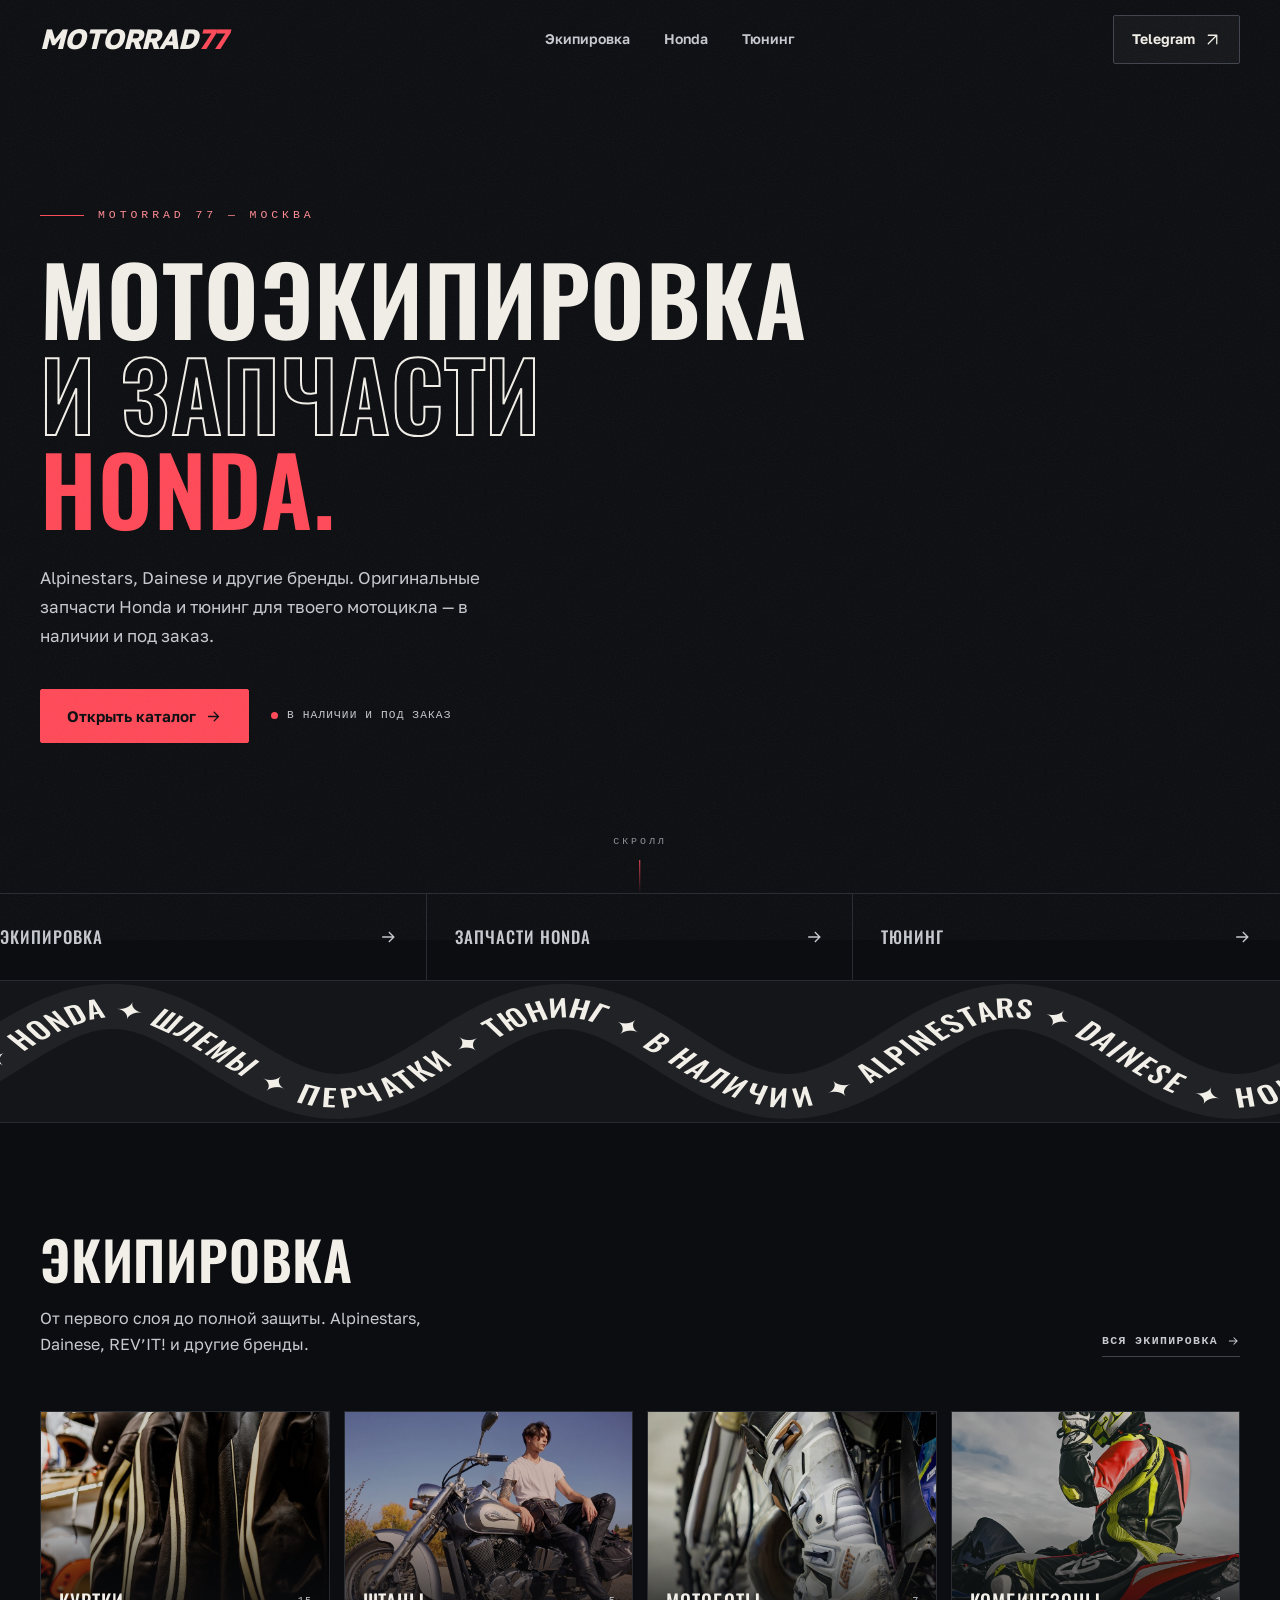
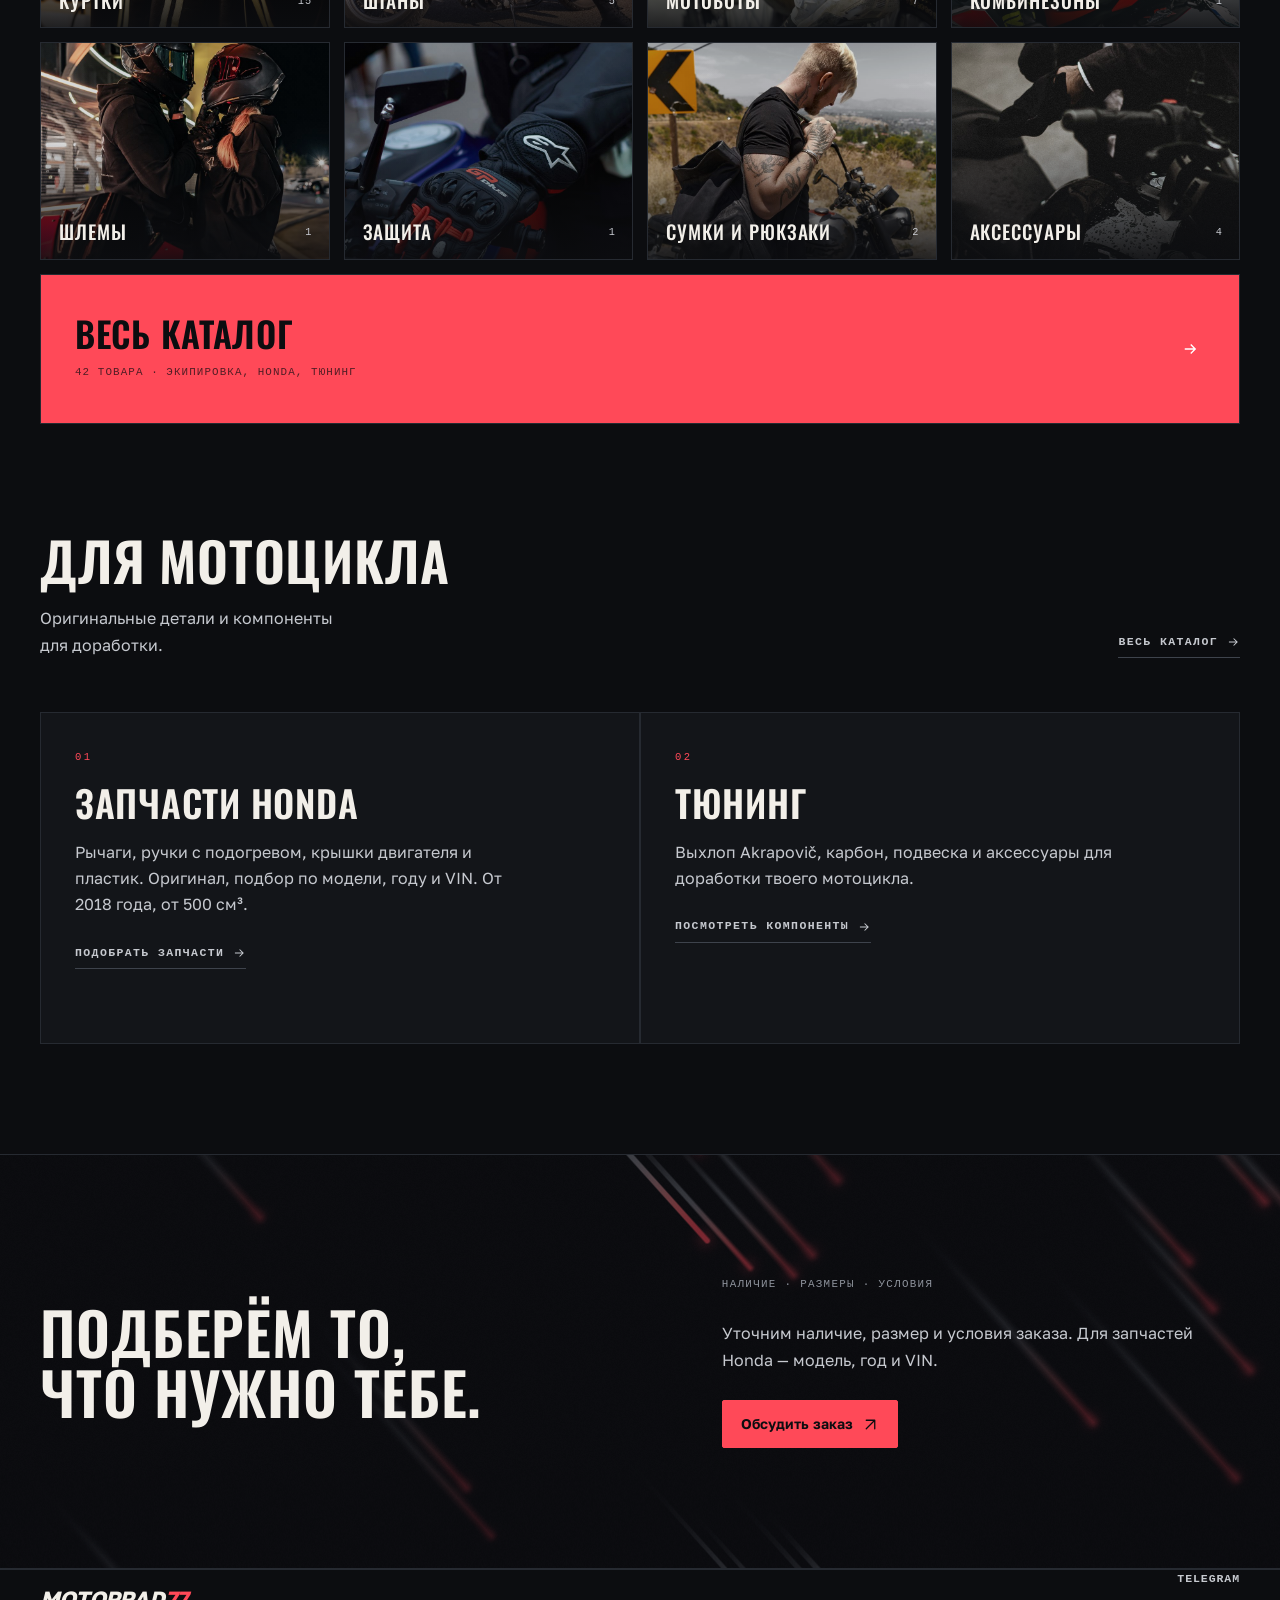
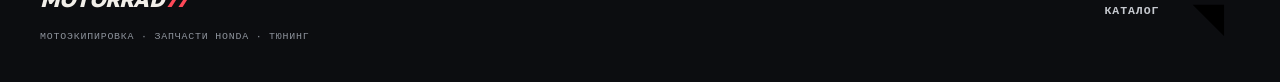
<file: index.html>
<!doctype html>
<html lang="ru" data-type="product"><head><meta charset="utf-8"><meta name="viewport" content="width=device-width, initial-scale=1, viewport-fit=cover"><meta name="theme-color" content="#0C0D10"><meta name="page-type" content="product"><meta name="site-kind" content="other"><link rel="icon" href="assets/favicon.svg" type="image/svg+xml"><link rel="preload" href="assets/golos-text.woff" as="font" type="font/woff" crossorigin>
<link rel="preload" href="assets/fonts/oswald-600-cyrillic.woff2" as="font" type="font/woff2" crossorigin><link rel="preload" href="assets/fonts/oswald-600-latin.woff2" as="font" type="font/woff2" crossorigin>
<title>MOTORRAD77 — мотоэкипировка, запчасти Honda и тюнинг</title><meta name="description" content="Alpinestars, Dainese и другие бренды. Оригинальные запчасти Honda и тюнинг. В наличии и под заказ — обсудите подбор с MOTORRAD77.">
<meta property="og:title" content="MOTORRAD77 — мотоэкипировка и запчасти"><meta property="og:description" content="Экипировка, оригинальные запчасти Honda и тюнинг. В наличии и под заказ."><meta property="og:type" content="website"><meta property="og:image" content="assets/equipment.webp"><meta name="twitter:card" content="summary_large_image">
<link rel="stylesheet" href="assets/css/shared.css?v=20"><link rel="stylesheet" href="assets/css/speed-fonts.css?v=20"><link rel="stylesheet" href="assets/css/speed.css?v=20"></head>
<body class="home"><a class="skip-link" href="#main">Перейти к содержимому</a>
<div class="progress" aria-hidden="true"><i></i></div>
<header class="topbar"><div class="wrap topbar-inner">
<a class="brand" translate="no" href="index.html" aria-label="MOTORRAD77 — главная">MOTORRAD<span class="brand-77">77</span></a>
<nav class="main-nav" aria-label="Главная навигация"><a href="catalog.html?section=equipment">Экипировка</a><a href="catalog.html?section=honda">Honda</a><a href="catalog.html?section=tuning">Тюнинг</a></nav>
<div class="header-actions"><a class="button button-secondary header-contact" href="https://t.me/motorrad_77" target="_blank" rel="noopener">Telegram <svg aria-hidden="true" viewBox="0 0 24 24"><path d="M6 18 18 6M6 6h12v12"/></svg></a><button class="icon-button button-secondary mobile-menu-button" type="button" aria-label="Открыть меню" aria-controls="mobileNav" aria-expanded="false" onclick="toggleMobileNav()"><svg aria-hidden="true" viewBox="0 0 24 24"><path d="M4 8h16M4 16h16"/></svg></button></div></div>
<nav class="mobile-nav" id="mobileNav" aria-label="Мобильная навигация"><a href="index.html">Главная</a><a href="catalog.html?section=equipment">Экипировка <svg aria-hidden="true" viewBox="0 0 24 24"><path d="M5 12h14m-6-6 6 6-6 6"/></svg></a><a href="catalog.html?section=honda">Запчасти Honda <svg aria-hidden="true" viewBox="0 0 24 24"><path d="M5 12h14m-6-6 6 6-6 6"/></svg></a><a href="catalog.html?section=tuning">Тюнинг <svg aria-hidden="true" viewBox="0 0 24 24"><path d="M5 12h14m-6-6 6 6-6 6"/></svg></a><a href="https://t.me/motorrad_77" target="_blank" rel="noopener">Связаться в Telegram <svg aria-hidden="true" viewBox="0 0 24 24"><path d="M6 18 18 6M6 6h12v12"/></svg></a></nav></header>
<main id="main">
<section class="hero">
<div class="hero-media" aria-hidden="true"><video src="assets/video/hero-moto.mp4" autoplay muted loop playsinline preload="metadata"></video><div class="hero-veil"></div></div>
<div class="wrap hero-in">
<p class="eyebrow rv">Motorrad 77 — Москва</p>
<h1 class="kinetic"><span class="h-line"><span>Мотоэкипировка</span></span><span class="h-line"><span class="h-outline">и запчасти</span></span><span class="h-line"><span class="h-red">Honda.</span></span></h1>
<p class="lead rv">Alpinestars, Dainese и другие бренды. Оригинальные запчасти Honda и тюнинг для твоего мотоцикла — в наличии и под заказ.</p>
<div class="cta-row rv"><a class="button button-primary magnet" href="#categories">Открыть каталог <svg aria-hidden="true" viewBox="0 0 24 24"><path d="M5 12h14m-6-6 6 6-6 6"/></svg></a><span class="stock"><i aria-hidden="true"></i>В наличии и под заказ</span></div>
</div>
<a class="scroll-hint" href="#categories" aria-label="Листайте к каталогу">Скролл</a>
<nav class="hero-links" aria-label="Разделы каталога"><a href="catalog.html?section=equipment"><span>Экипировка</span><svg aria-hidden="true" viewBox="0 0 24 24"><path d="M5 12h14m-6-6 6 6-6 6"/></svg></a><a href="catalog.html?section=honda"><span>Запчасти Honda</span><svg aria-hidden="true" viewBox="0 0 24 24"><path d="M5 12h14m-6-6 6 6-6 6"/></svg></a><a href="catalog.html?section=tuning"><span>Тюнинг</span><svg aria-hidden="true" viewBox="0 0 24 24"><path d="M5 12h14m-6-6 6 6-6 6"/></svg></a></nav>
</section>
<div class="ticker" aria-hidden="true"><div class="ticker-loop" data-unit="Alpinestars ✦ Dainese ✦ Honda ✦ Шлемы ✦ Перчатки ✦ Тюнинг ✦ В наличии ✦ "></div></div>
<section class="cats" id="categories"><div class="wrap">
<header class="sec-head rv"><div><h2>Экипировка</h2><p>От первого слоя до полной защиты. Alpinestars, Dainese, REV’IT! и другие бренды.</p></div><a class="text-link" href="catalog.html?section=equipment">Вся экипировка <svg aria-hidden="true" viewBox="0 0 24 24" style="width:14px;height:14px;stroke:currentColor;fill:none;stroke-width:1.8"><path d="M5 12h14m-6-6 6 6-6 6"/></svg></a></header>
<nav class="cat-grid" data-rv-group aria-label="Категории экипировки">
<a class="cat-card rv" href="catalog.html?section=equipment&amp;type=jackets"><img class="cat-img" src="assets/img/cat/jackets.jpg" alt="" loading="lazy"><span class="cat-label">Куртки</span><span class="cat-count">15</span><svg class="cat-arrow" aria-hidden="true" viewBox="0 0 24 24"><path d="M5 12h14m-6-6 6 6-6 6"/></svg></a>
<a class="cat-card rv" href="catalog.html?section=equipment&amp;type=pants"><img class="cat-img" src="assets/img/cat/pants.jpg" alt="" loading="lazy"><span class="cat-label">Штаны</span><span class="cat-count">5</span><svg class="cat-arrow" aria-hidden="true" viewBox="0 0 24 24"><path d="M5 12h14m-6-6 6 6-6 6"/></svg></a>
<a class="cat-card rv" href="catalog.html?section=equipment&amp;type=boots"><img class="cat-img" src="assets/img/cat/boots.jpg" alt="" loading="lazy"><span class="cat-label">Мотоботы</span><span class="cat-count">7</span><svg class="cat-arrow" aria-hidden="true" viewBox="0 0 24 24"><path d="M5 12h14m-6-6 6 6-6 6"/></svg></a>
<a class="cat-card rv" href="catalog.html?section=equipment&amp;type=suits"><img class="cat-img" src="assets/img/cat/suits.jpg" alt="" loading="lazy"><span class="cat-label">Комбинезоны</span><span class="cat-count">1</span><svg class="cat-arrow" aria-hidden="true" viewBox="0 0 24 24"><path d="M5 12h14m-6-6 6 6-6 6"/></svg></a>
<a class="cat-card rv" href="catalog.html?section=equipment&amp;type=helmets"><img class="cat-img" src="assets/img/cat/helmets.jpg" alt="" loading="lazy"><span class="cat-label">Шлемы</span><span class="cat-count">1</span><svg class="cat-arrow" aria-hidden="true" viewBox="0 0 24 24"><path d="M5 12h14m-6-6 6 6-6 6"/></svg></a>
<a class="cat-card rv" href="catalog.html?section=equipment&amp;type=protection"><img class="cat-img" src="assets/img/cat/protection.jpg" alt="" loading="lazy"><span class="cat-label">Защита</span><span class="cat-count">1</span><svg class="cat-arrow" aria-hidden="true" viewBox="0 0 24 24"><path d="M5 12h14m-6-6 6 6-6 6"/></svg></a>
<a class="cat-card rv" href="catalog.html?section=equipment&amp;type=bags"><img class="cat-img" src="assets/img/cat/bags.jpg" alt="" loading="lazy"><span class="cat-label">Сумки и рюкзаки</span><span class="cat-count">2</span><svg class="cat-arrow" aria-hidden="true" viewBox="0 0 24 24"><path d="M5 12h14m-6-6 6 6-6 6"/></svg></a>
<a class="cat-card rv" href="catalog.html?section=equipment&amp;type=accessories"><img class="cat-img" src="assets/img/cat/accessories.jpg" alt="" loading="lazy"><span class="cat-label">Аксессуары</span><span class="cat-count">4</span><svg class="cat-arrow" aria-hidden="true" viewBox="0 0 24 24"><path d="M5 12h14m-6-6 6 6-6 6"/></svg></a>
<a class="cat-card cat-all rv" href="catalog.html?section=equipment"><span class="cat-all-title">Весь каталог</span><span class="cat-all-sub">42 товара · экипировка, Honda, тюнинг</span><svg class="cat-arrow" aria-hidden="true" viewBox="0 0 24 24"><path d="M5 12h14m-6-6 6 6-6 6"/></svg></a>
</nav>
</div></section>
<section class="show" id="parts"><div class="wrap">
<header class="sec-head rv"><div><h2>Для мотоцикла</h2><p>Оригинальные детали и компоненты для доработки.</p></div><a class="text-link" href="catalog.html">Весь каталог <svg aria-hidden="true" viewBox="0 0 24 24" style="width:14px;height:14px;stroke:currentColor;fill:none;stroke-width:1.8"><path d="M5 12h14m-6-6 6 6-6 6"/></svg></a></header>
<div class="show-grid">
<a class="show-panel rv" href="catalog.html?section=honda"><div class="show-copy"><span class="show-index">01</span><h3>Запчасти Honda</h3><p>Рычаги, ручки с подогревом, крышки двигателя и пластик. Оригинал, подбор по модели, году и VIN. От 2018 года, от 500 см³.</p><span class="text-link">Подобрать запчасти <svg aria-hidden="true" viewBox="0 0 24 24" style="width:14px;height:14px;stroke:currentColor;fill:none;stroke-width:1.8"><path d="M5 12h14m-6-6 6 6-6 6"/></svg></span></div></a>
<a class="show-panel rv" href="catalog.html?section=tuning"><div class="show-copy"><span class="show-index">02</span><h3>Тюнинг</h3><p>Выхлоп Akrapovič, карбон, подвеска и аксессуары для доработки твоего мотоцикла.</p><span class="text-link">Посмотреть компоненты <svg aria-hidden="true" viewBox="0 0 24 24" style="width:14px;height:14px;stroke:currentColor;fill:none;stroke-width:1.8"><path d="M5 12h14m-6-6 6 6-6 6"/></svg></span></div></a>
</div>
</div></section>
<section class="cta">
<canvas class="cta-fx" data-comet='{"speed":0.4,"density":30,"streakWidth":1,"streakLength":1.6,"angle":48,"coverage":0.28,"fade":0.85,"glow":1,"depth":0.8,"blur":1.6,"focus":0.4,"tiltAngle":70,"grain":0.24,"head":"#ff4958","body":"#8e939c","tail":"#17181b","background":"#0c0d10","backgroundOpacity":1,"seed":21}' aria-hidden="true"></canvas>
<div class="wrap">
<h2 class="rv" data-moment="word-highlight">Подберём то,<br>что нужно тебе.</h2>
<div class="cta-side rv"><p class="mono-note">Наличие · Размеры · Условия</p><p>Уточним наличие, размер и условия заказа. Для запчастей Honda — модель, год и VIN.</p><a class="button button-primary magnet" href="https://t.me/motorrad_77" target="_blank" rel="noopener">Обсудить заказ <svg aria-hidden="true" viewBox="0 0 24 24"><path d="M6 18 18 6M6 6h12v12"/></svg></a></div>
</div>
</section>
</main>
<footer class="footer" id="contact"><div class="wrap footer-inner">
<div><a class="brand" translate="no" href="index.html">MOTORRAD<span class="brand-77">77</span></a><div class="footer-copy">Мотоэкипировка · Запчасти Honda · Тюнинг</div></div>
<div class="footer-links"><a href="catalog.html">Каталог</a><a href="https://t.me/motorrad_77" target="_blank" rel="noopener">Telegram <svg aria-hidden="true" viewBox="0 0 24 24"><path d="M6 18 18 6M6 6h12v12"/></svg></a></div>
</div></footer>
<script src="assets/js/navigation.js?v=20" defer></script>
<script src="assets/js/motion.js?v=20" defer></script>
<script type="module" src="assets/moments/moments.js"></script>
<script type="module" src="assets/js/shader-comets.js"></script>
<script type="module" src="assets/js/ticker-loop.js"></script></body></html>
</file>
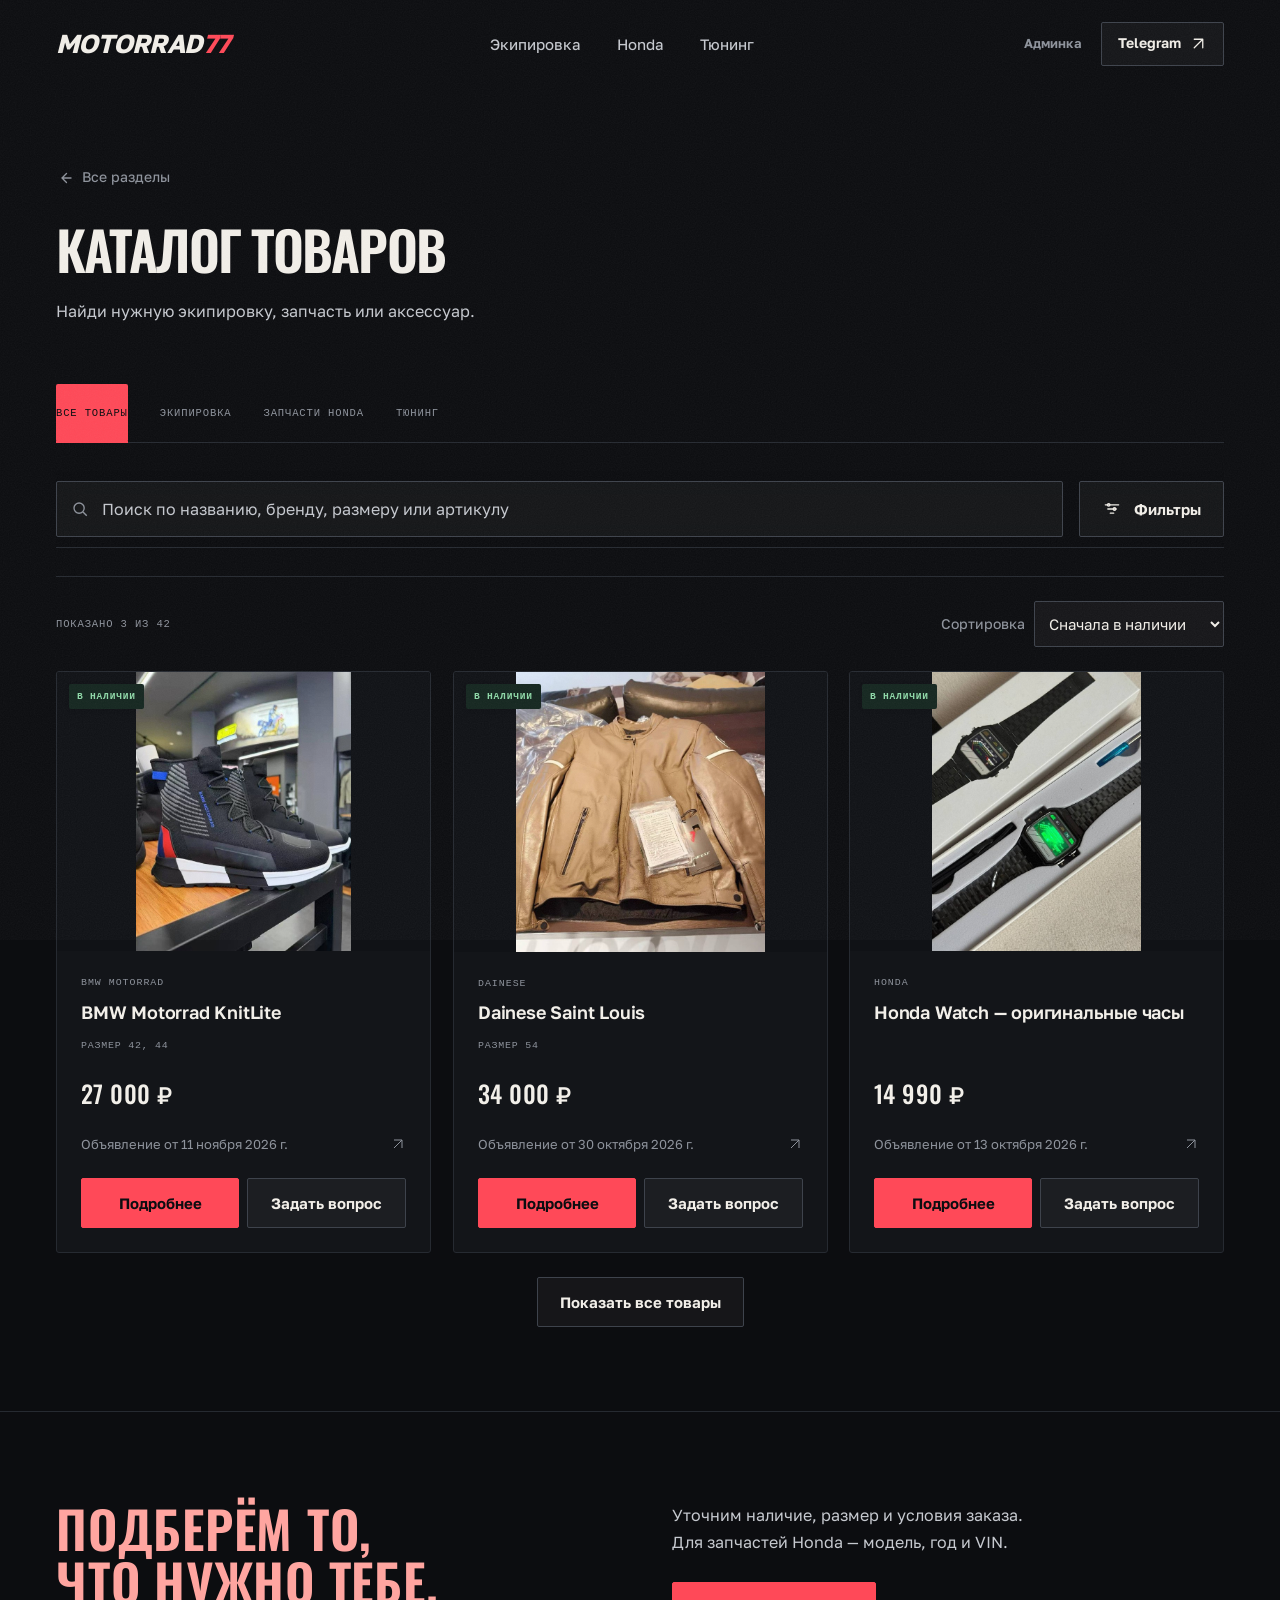
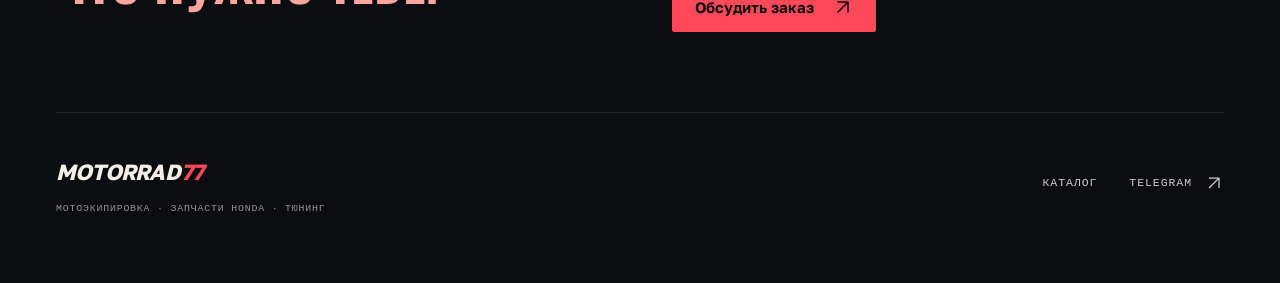
<file: catalog.html>
<!doctype html>
<html lang="ru" data-type="product">
<head>
<meta charset="utf-8">
<meta name="viewport" content="width=device-width, initial-scale=1, viewport-fit=cover">
<meta name="theme-color" content="#0C0D10"><meta name="page-type" content="product"><meta name="site-kind" content="other"><link rel="icon" href="assets/favicon.svg" type="image/svg+xml"><meta property="og:title" content="Каталог — MOTORRAD77"><meta property="og:description" content="Мотоэкипировка, оригинальные запчасти Honda и тюнинг."><meta property="og:type" content="website"><meta property="og:image" content="assets/equipment.webp"><meta name="twitter:card" content="summary_large_image">
<meta name="description" content="MOTORRAD77 — мотоэкипировка Alpinestars, Dainese, оригинальные запчасти Honda и тюнинг.">
<title>Каталог — MOTORRAD77</title>
<link rel="preload" href="assets/golos-text.woff" as="font" type="font/woff" crossorigin>
<link rel="preload" href="assets/fonts/oswald-600-cyrillic.woff2" as="font" type="font/woff2" crossorigin><link rel="preload" href="assets/fonts/oswald-600-latin.woff2" as="font" type="font/woff2" crossorigin>
<link rel="stylesheet" href="assets/css/shared.css?v=20">
<link rel="stylesheet" href="assets/css/catalog.css?v=20">
<script>
// Resolve the initial route before painting, then let the catalog own updates.
var catalogInitialView = (() => {
  const params = new URLSearchParams(location.search);
  const sections = {equipment:"Экипировка",honda:"Запчасти Honda",tuning:"Тюнинг"};
  const types = {jackets:"Куртки",pants:"Штаны",suits:"Комбинезоны",boots:"Мотоботы",gloves:"Перчатки",helmets:"Шлемы",protection:"Защита спины и груди",base:"Термобельё и базовые слои",rain:"Дождевики",bags:"Сумки и рюкзаки",accessories:"Аксессуары"};
  const section = Object.hasOwn(sections,params.get("section")) ? params.get("section") : "all";
  const type = section === "equipment" && Object.hasOwn(types,params.get("type")) ? params.get("type") : "all";
  document.documentElement.dataset.catalogSection = section;
  const subtitles = {equipment:"Подбери тип экипировки, бренд, пол и размер.",honda:"Рычаги, ручки с подогревом, крышки двигателя и пластик. Подбор по модели, году и VIN.",tuning:"Компоненты и аксессуары для доработки мотоцикла."};
  return {type,title:type !== "all" ? types[type] : sections[section] || "Каталог товаров",subtitle:subtitles[section] || "Выберите категорию на главной странице или найдите товар."};
})();
</script>
<link rel="stylesheet" href="assets/css/redesign.css?v=20"><link rel="stylesheet" href="assets/css/speed-fonts.css?v=20"><link rel="stylesheet" href="assets/css/speed.css?v=20"></head>
<body class="catalog-page">
<a class="skip-link" href="#main">Перейти к содержимому</a>
<div class="progress" aria-hidden="true"><i></i></div>

<header class="topbar"><div class="wrap topbar-inner">
<a class="brand" translate="no" href="index.html" aria-label="MOTORRAD77 — главная">MOTORRAD<span class="brand-77">77</span></a>
<nav class="main-nav" aria-label="Главная навигация"><a href="catalog.html?section=equipment">Экипировка</a><a href="catalog.html?section=honda">Honda</a><a href="catalog.html?section=tuning">Тюнинг</a></nav>
<div class="header-actions"><button class="button header-admin" type="button" onclick="openAdmin()">Админка</button><a class="button button-secondary header-contact" href="https://t.me/motorrad_77" target="_blank" rel="noopener">Telegram <svg aria-hidden="true" viewBox="0 0 24 24"><path d="M6 18 18 6M6 6h12v12"/></svg></a><button class="icon-button button-secondary mobile-menu-button" type="button" aria-label="Открыть меню" aria-controls="mobileNav" aria-expanded="false" onclick="toggleMobileNav()"><svg aria-hidden="true" viewBox="0 0 24 24"><path d="M4 8h16M4 16h16"/></svg></button></div></div>
<nav class="mobile-nav" id="mobileNav" aria-label="Мобильная навигация"><a href="index.html">Главная</a><a href="catalog.html?section=equipment">Экипировка <svg aria-hidden="true" viewBox="0 0 24 24"><path d="M5 12h14m-6-6 6 6-6 6"/></svg></a><a href="catalog.html?section=honda">Запчасти Honda <svg aria-hidden="true" viewBox="0 0 24 24"><path d="M5 12h14m-6-6 6 6-6 6"/></svg></a><a href="catalog.html?section=tuning">Тюнинг <svg aria-hidden="true" viewBox="0 0 24 24"><path d="M5 12h14m-6-6 6 6-6 6"/></svg></a><a href="https://t.me/motorrad_77" target="_blank" rel="noopener">Связаться в Telegram <svg aria-hidden="true" viewBox="0 0 24 24"><path d="M6 18 18 6M6 6h12v12"/></svg></a><button type="button" onclick="toggleMobileNav(false);openAdmin()">Управление каталогом</button></nav></header>

<main id="main">
  <section class="section wrap catalog-section" id="catalog">
    <div class="catalog-top">
      <div class="section-heading">
        <div><a class="back-link" href="index.html#categories"><svg aria-hidden="true" viewBox="0 0 24 24"><path d="m14 6-6 6 6 6M8 12h12"/></svg>Все разделы</a><h1 class="section-title" id="catalogTitle">Каталог</h1><p class="section-note" id="catalogSubtitle">Выберите категорию на главной странице или найдите товар.</p></div>
      </div>
    </div>

    <script>
    document.getElementById("catalogTitle").textContent = catalogInitialView.title;
    document.getElementById("catalogSubtitle").textContent = catalogInitialView.subtitle;
    </script>
    <div class="demo-note" id="demoNote" hidden>
      <svg aria-hidden="true" focusable="false" viewBox="0 0 24 24"><circle cx="12" cy="12" r="9"/><path d="M12 11v5m0-8h.01"/></svg>
      <span>Ищите товары по названию, бренду, размеру или артикулу.</span>
    </div>

    <nav class="catalog-sections" aria-label="Разделы каталога">
      <a href="catalog.html" data-section="all">Все товары</a>
      <a href="catalog.html?section=equipment" data-section="equipment">Экипировка</a>
      <a href="catalog.html?section=honda" data-section="honda">Запчасти Honda</a>
      <a href="catalog.html?section=tuning" data-section="tuning">Тюнинг</a>
    </nav>
    <div class="catalog-toolbar">
      <div class="search-row">
        <svg aria-hidden="true" focusable="false" viewBox="0 0 24 24"><circle cx="10.8" cy="10.8" r="6.8"/><path d="m16 16 5 5"/></svg>
        <input id="searchInput" class="search-input" type="search" placeholder="Поиск по названию, бренду, размеру или артикулу" aria-label="Поиск по каталогу" oninput="renderCatalog()" name="searchInput" autocomplete="off">
      </div>
      <button class="button button-secondary filter-toggle" id="filterToggle" type="button" aria-expanded="false" aria-controls="filterPanel" onclick="toggleFilters()">
        <svg aria-hidden="true" focusable="false" viewBox="0 0 24 24"><path d="M4 7h16M7 12h10m-7 5h4"/><circle cx="8" cy="7" r="1.5"/><circle cx="15" cy="12" r="1.5"/></svg>
        Фильтры
      </button>
    </div>
    <div class="active-filters" id="activeFilters" aria-live="polite"></div>
    <div class="filter-panel" id="filterPanel" hidden>
      <div class="filter-grid">
        <div class="filter-field"><label for="categoryFilter">Раздел</label><select class="filter-select" id="categoryFilter" onchange="onCategoryFilterChange()" name="categoryFilter" autocomplete="off"><option value="all">Все разделы</option><option value="equipment">Экипировка</option><option value="honda">Запчасти Honda</option><option value="tuning">Тюнинг</option></select></div>
        <div class="filter-field" id="subcategoryField"><label for="subcategoryFilter">Категория экипировки</label><select class="filter-select" id="subcategoryFilter" onchange="renderCatalog()" name="subcategoryFilter" autocomplete="off"><option value="all">Вся экипировка</option><option value="jackets">Куртки</option><option value="pants">Штаны</option><option value="suits">Комбинезоны</option><option value="boots">Мотоботы</option><option value="gloves">Перчатки</option><option value="helmets">Шлемы</option><option value="protection">Защита спины и груди</option><option value="base">Термобельё и базовые слои</option><option value="rain">Дождевики</option><option value="bags">Сумки и рюкзаки</option><option value="accessories">Аксессуары</option></select></div>
        <div class="filter-field"><label for="brandFilter">Бренд</label><select class="filter-select" id="brandFilter" onchange="renderCatalog()" name="brandFilter" autocomplete="off"><option value="all">Все бренды</option></select></div>
        <div class="filter-field" id="genderField"><label for="genderFilter">Пол</label><select class="filter-select" id="genderFilter" onchange="renderCatalog()" name="genderFilter" autocomplete="off"><option value="all">Любой</option><option value="male">Мужское</option><option value="female">Женское</option><option value="unisex">Унисекс</option></select></div>
        <div class="filter-field" id="sizeField"><label for="sizeFilter">Размер</label><select class="filter-select" id="sizeFilter" onchange="renderCatalog()" name="sizeFilter" autocomplete="off"><option value="all">Любой размер</option></select></div>
        <div class="filter-field"><label for="statusFilter">Наличие</label><select class="filter-select" id="statusFilter" onchange="renderCatalog()" name="statusFilter" autocomplete="off"><option value="all">Любое</option><option value="В наличии">В наличии</option><option value="В пути">В пути</option><option value="Под заказ">Под заказ</option><option value="Продано">Продано</option><option value="Уточнить">Уточнить</option></select></div>
      </div>
      <div class="filter-bottom">
        <span class="filter-help">Для запчастей Honda отдельные категории пока не используются.</span>
        <button class="clear-filters" type="button" onclick="clearFilters()">Сбросить фильтры</button>
      </div>
    </div>

    <details open class="equipment-directory" id="equipmentDirectory" aria-labelledby="equipmentDirectoryTitle">
      <summary class="equipment-directory-summary"><h2 id="equipmentDirectoryTitle">Категории экипировки</h2><span id="equipmentCurrent" class="equipment-current">Вся экипировка</span><svg aria-hidden="true" viewBox="0 0 24 24"><path d="m6 9 6 6 6-6"/></svg></summary>
      <nav class="equipment-types" id="equipmentTypes" aria-label="Категории экипировки">
<a href="catalog.html?section=equipment" data-equipment-type="all" aria-current="page" onclick="if(typeof chooseEquipmentType==='function')chooseEquipmentType(event,'all')"><img class="et-img" src="assets/img/cat/jackets.jpg" alt="" loading="lazy"><span class="equipment-type-label">Вся экипировка</span></a>
<a href="catalog.html?section=equipment&amp;type=jackets" data-equipment-type="jackets" onclick="if(typeof chooseEquipmentType==='function')chooseEquipmentType(event,'jackets')"><img class="et-img" src="assets/img/cat/jackets.jpg" alt="" loading="lazy"><span class="equipment-type-label">Куртки</span></a>
<a href="catalog.html?section=equipment&amp;type=pants" data-equipment-type="pants" onclick="if(typeof chooseEquipmentType==='function')chooseEquipmentType(event,'pants')"><img class="et-img" src="assets/img/cat/pants.jpg" alt="" loading="lazy"><span class="equipment-type-label">Штаны</span></a>
<a href="catalog.html?section=equipment&amp;type=suits" data-equipment-type="suits" onclick="if(typeof chooseEquipmentType==='function')chooseEquipmentType(event,'suits')"><img class="et-img" src="assets/img/cat/suits.jpg" alt="" loading="lazy"><span class="equipment-type-label">Комбинезоны</span></a>
<a href="catalog.html?section=equipment&amp;type=boots" data-equipment-type="boots" onclick="if(typeof chooseEquipmentType==='function')chooseEquipmentType(event,'boots')"><img class="et-img" src="assets/img/cat/boots.jpg" alt="" loading="lazy"><span class="equipment-type-label">Мотоботы</span></a>
<a href="catalog.html?section=equipment&amp;type=gloves" data-equipment-type="gloves" onclick="if(typeof chooseEquipmentType==='function')chooseEquipmentType(event,'gloves')"><img class="et-img" src="assets/img/cat/gloves.jpg" alt="" loading="lazy"><span class="equipment-type-label">Перчатки</span></a>
<a href="catalog.html?section=equipment&amp;type=helmets" data-equipment-type="helmets" onclick="if(typeof chooseEquipmentType==='function')chooseEquipmentType(event,'helmets')"><img class="et-img" src="assets/img/cat/helmets.jpg" alt="" loading="lazy"><span class="equipment-type-label">Шлемы</span></a>
<a href="catalog.html?section=equipment&amp;type=protection" data-equipment-type="protection" onclick="if(typeof chooseEquipmentType==='function')chooseEquipmentType(event,'protection')"><img class="et-img" src="assets/img/cat/protection.jpg" alt="" loading="lazy"><span class="equipment-type-label">Защита</span></a>
<a href="catalog.html?section=equipment&amp;type=base" data-equipment-type="base" onclick="if(typeof chooseEquipmentType==='function')chooseEquipmentType(event,'base')"><img class="et-img" src="assets/img/cat/base.jpg" alt="" loading="lazy"><span class="equipment-type-label">Термобельё</span></a>
<a href="catalog.html?section=equipment&amp;type=rain" data-equipment-type="rain" onclick="if(typeof chooseEquipmentType==='function')chooseEquipmentType(event,'rain')"><img class="et-img" src="assets/img/cat/rain.jpg" alt="" loading="lazy"><span class="equipment-type-label">Дождевики</span></a>
<a href="catalog.html?section=equipment&amp;type=bags" data-equipment-type="bags" onclick="if(typeof chooseEquipmentType==='function')chooseEquipmentType(event,'bags')"><img class="et-img" src="assets/img/cat/bags.jpg" alt="" loading="lazy"><span class="equipment-type-label">Сумки и рюкзаки</span></a>
<a href="catalog.html?section=equipment&amp;type=accessories" data-equipment-type="accessories" onclick="if(typeof chooseEquipmentType==='function')chooseEquipmentType(event,'accessories')"><img class="et-img" src="assets/img/cat/accessories.jpg" alt="" loading="lazy"><span class="equipment-type-label">Аксессуары</span></a>
</nav>
    </details>
    <script>
    document.getElementById("equipmentDirectory").open = !matchMedia("(max-width:760px)").matches || catalogInitialView.type === "all";
    </script>

    <div class="sort-row">
      <p class="sort-summary" id="catalogStatus" role="status" aria-live="polite" tabindex="-1">Загрузка каталога…</p>
      <div class="sort-control"><label for="sortFilter">Сортировка</label><select aria-label="Сортировка товаров" id="sortFilter" onchange="renderCatalog()" name="sortFilter" autocomplete="off"><option value="available">Сначала в наличии</option><option value="newest">Сначала новые</option><option value="priceAsc">Сначала дешевле</option><option value="priceDesc">Сначала дороже</option><option value="name">По названию</option></select></div>
    </div>

    <h2 class="sr-only" id="resultsHeading">Товары</h2>
    <div class="product-grid" id="productGrid" role="region" aria-labelledby="resultsHeading" aria-busy="true"><div class="catalog-loading" aria-hidden="true">Загрузка каталога…</div></div>
    <div class="catalog-more" id="catalogMore" hidden>
      <button class="button button-secondary" id="catalogMoreButton" type="button" onclick="toggleCatalogPreview()">Показать все товары</button>
    </div>
  </section>
</main>

<footer class="footer" id="contact"><div class="wrap">
<div class="footer-contact"><h2 data-moment="word-highlight">Подберём то,<br>что нужно тебе.</h2><div><p>Уточним наличие, размер и условия заказа.<br>Для запчастей Honda — модель, год и VIN.</p><a class="button button-primary" href="https://t.me/motorrad_77" target="_blank" rel="noopener">Обсудить заказ <svg aria-hidden="true" viewBox="0 0 24 24"><path d="M6 18 18 6M6 6h12v12"/></svg></a></div></div>
<div class="footer-inner"><div><a class="brand" translate="no" href="index.html">MOTORRAD<span class="brand-77">77</span></a><div class="footer-copy">Мотоэкипировка · Запчасти Honda · Тюнинг</div></div><div class="footer-links"><a href="catalog.html">Каталог</a><a href="https://t.me/motorrad_77" target="_blank" rel="noopener">Telegram <svg aria-hidden="true" viewBox="0 0 24 24"><path d="M6 18 18 6M6 6h12v12"/></svg></a></div></div></div></footer>

<!-- Product details -->
<div class="overlay" id="productOverlay" role="dialog" aria-modal="true" aria-labelledby="detailTitle" onclick="overlayClose(event,'productOverlay')">
  <div class="dialog product-dialog">
    <div class="dialog-header"><div><h2>Информация о товаре</h2><p>Характеристики и условия уточняются перед заказом</p></div><button class="close-button" type="button" aria-label="Закрыть" onclick="closeProductDetail()"><svg aria-hidden="true" viewBox="0 0 24 24"><path d="m6 6 12 12M18 6 6 18"/></svg></button></div>
    <div id="productDetail"></div>
  </div>
</div>

<!-- Admin -->
<div class="overlay" id="adminOverlay" role="dialog" aria-modal="true" aria-labelledby="adminTitle" onclick="overlayClose(event,'adminOverlay')">
  <div class="dialog admin-dialog">
    <div class="dialog-header"><div><h2 id="adminTitle">Управление каталогом</h2><p>Добавление, редактирование и удаление товаров</p></div><button class="close-button" type="button" aria-label="Закрыть" onclick="closeAdmin()"><svg aria-hidden="true" viewBox="0 0 24 24"><path d="m6 6 12 12M18 6 6 18"/></svg></button></div>
    <div class="admin-layout">
      <div class="admin-form-panel">
        <div class="admin-notice">Демо-режим: изменения сохраняются только в этом браузере. Для публичного сайта потребуется сервер, база данных и авторизация администратора.</div>
        <details class="ai-helper">
          <summary>Помощник заполнения карточки · демо</summary><div class="ai-helper-body">
          <p id="aiTextHelp">Вставь текст объявления — помощник попробует определить бренд, категорию, размер и цену. Настоящий ИИ и поиск фотографий пока не подключены.</p>
          <label for="aiText">Текст объявления</label><textarea aria-describedby="aiTextHelp" class="admin-textarea" id="aiText" placeholder="Например: Новая куртка Alpinestars GP Force V2, размер 54, мужская, 34 000 руб." name="aiText" autocomplete="off"></textarea>
          <button class="button button-secondary" type="button" onclick="parseProductText()">Заполнить поля из текста</button>
        </div></details>
        <h3 class="panel-title" id="formTitle">Новая карточка товара</h3>
        <form id="productForm" onsubmit="saveProduct(event)">
          <div class="admin-form-grid">
            <div class="admin-field"><label for="fcat">Раздел *</label><select class="admin-select" id="fcat" required onchange="updateAdminFields()" name="fcat" autocomplete="off"><option value="equipment">Экипировка</option><option value="honda">Запчасти Honda</option><option value="tuning">Тюнинг</option></select></div>
            <div class="admin-field" id="fsubcategoryWrap"><label for="fsubcategory">Категория</label><select class="admin-select" id="fsubcategory" name="fsubcategory" autocomplete="off"><option value="jackets">Куртки</option><option value="pants">Штаны</option><option value="suits">Комбинезоны</option><option value="boots">Мотоботы</option><option value="gloves">Перчатки</option><option value="helmets">Шлемы</option><option value="protection">Защита спины и груди</option><option value="base">Термобельё и базовые слои</option><option value="rain">Дождевики</option><option value="bags">Сумки и рюкзаки</option><option value="accessories">Аксессуары</option></select></div>
            <div class="admin-field"><label for="fbrand">Бренд</label><input class="admin-input" id="fbrand" placeholder="Alpinestars, Dainese, Honda Genuine" name="fbrand" autocomplete="off"></div>
            <div class="admin-field"><label for="fname">Название товара *</label><input class="admin-input" id="fname" required placeholder="Например, GP Force V2" name="fname" autocomplete="off" aria-describedby="fnameError"><p class="field-error" id="fnameError" role="alert" hidden>Введите название товара.</p></div>
            <div class="admin-field" id="fgenderWrap"><label for="fgender">Пол</label><select class="admin-select" id="fgender" name="fgender" autocomplete="off"><option value="">Не указан</option><option value="male">Мужское</option><option value="female">Женское</option><option value="unisex">Унисекс</option></select></div>
            <div class="admin-field" id="fsizeWrap"><label for="fsize">Размер</label><input class="admin-input" id="fsize" placeholder="52, 54, XL" name="fsize" autocomplete="off"></div>
            <div class="admin-field"><label for="farticle">Артикул / код</label><input class="admin-input" id="farticle" spellcheck="false" placeholder="OEM part number" name="farticle" autocomplete="off"></div>
            <div class="admin-field"><label for="fprice">Цена, ₽</label><input class="admin-input" id="fprice" type="number" min="0" step="1" inputmode="numeric" placeholder="Например, 34000" name="fprice" autocomplete="off"></div>
            <div class="admin-field"><label for="fstatus">Статус</label><select class="admin-select" id="fstatus" name="fstatus" autocomplete="off"><option>В наличии</option><option>В пути</option><option>Под заказ</option><option>Продано</option><option>Уточнить</option></select></div>
            <div class="admin-field full" id="fcompatWrap"><label for="fcompat">Совместимость / модели мотоциклов</label><input class="admin-input" id="fcompat" placeholder="Например, Honda CB650R 2024–2026" name="fcompat" autocomplete="off"></div>
            <div class="admin-field full"><label for="fdescription">Описание</label><textarea class="admin-textarea" id="fdescription" placeholder="Состояние, комплектация, особенности товара" name="fdescription" autocomplete="off"></textarea></div>
            <div class="admin-field full" id="fmeasureWrap"><label for="fmeasure">Параметры размера</label><textarea class="admin-textarea" id="fmeasure" placeholder="Рост, обхват груди и другие параметры. Указывай только подтверждённые данные." name="fmeasure" autocomplete="off"></textarea><span class="admin-help">Не добавляй приблизительные мерки как официальные — отмечай, если это ориентир.</span></div>
            <div class="admin-field full"><label for="fimages">Фотографии товара</label><div class="image-drop"><input id="fimages" type="file" accept="image/*" multiple onchange="handleImageFiles(event)" name="fimages" autocomplete="off"><span class="admin-help">Можно выбрать несколько фотографий. Изображения автоматически уменьшаются для экономии места.</span><p id="imageProcessingStatus" role="status" hidden>Обработка фотографий…</p><div class="image-preview" id="imagePreview"></div></div></div>
          </div>

        </form>
      </div>
      <div class="admin-list-panel">
        <h3 class="panel-title">Товары в каталоге <span id="adminProductCount" class="catalog-count"></span></h3>
        <input class="admin-search" id="adminSearch" type="search" placeholder="Найти товар в списке" oninput="renderAdminList()" aria-label="Поиск товара в админке" name="adminSearch" autocomplete="off">
        <div class="admin-list" id="adminList"></div>
      </div>
    </div>
<div class="admin-form-actions"><button class="button button-primary" id="saveProductButton" type="submit" form="productForm">Сохранить товар</button><button class="button button-secondary" id="clearProductFormButton" type="button" onclick="resetProductForm()">Очистить форму</button></div>
  </div>
</div>

<div class="toast" id="toast" role="status" aria-live="polite"></div>

<script src="assets/js/navigation.js?v=20" defer></script>
<script src="assets/js/motion.js?v=20" defer></script>
<script src="assets/js/catalog-data.js?v=1" defer></script>
<script src="assets/js/partner-catalog.js?v=1" defer></script>
<script src="assets/js/manufacturer-data.js?v=1" defer></script>
<script src="assets/js/products.js?v=11" defer></script>
<script src="assets/js/utils.js?v=12" defer></script>
<script src="assets/js/filters.js?v=9" defer></script>
<script src="assets/js/catalog.js?v=11" defer></script>
<script type="module" src="assets/moments/moments.js"></script></body>
</html>
</file>
<file: assets/css/shared.css>
@font-face{font-family:"Golos Text";font-style:normal;font-weight:400 900;font-display:swap;src:url("../golos-text.woff") format("woff")}
:root{color-scheme:dark;--page:#111315;--surface:#1b1e22;--surface-soft:#20242a;--surface-muted:#292e35;--ink:#f1eee8;--ink-soft:#c2c5ca;--muted:#a8adb5;--line:#353a42;--line-strong:#737b87;--brand-mark:#ff4958;--accent:#f1eee8;--accent-light:#f28c8f;--ink-hover:#d6d2cb;--success:#9cdab6;--success-bg:#1c332b;--warning:#e6c68d;--warning-bg:#382f20;--shadow:none;--radius:5px;--radius-sm:4px;--content:75rem;--dialog-gap:1.5rem;--on-accent:#16181b;--header:#15171a;--transit-bg:#2a3039;--transit-ink:#c7ced8;--font-ui:"Golos Text",Arial,sans-serif;--text-xs:.75rem;--text-sm:.875rem;--text-base:1rem;--text-lg:1.25rem;--space-1:4px;--space-2:8px;--space-3:12px;--space-4:16px;--space-6:24px;--space-8:32px;--space-12:48px}
*{box-sizing:border-box}
html{scroll-behavior:smooth;scroll-padding-top:100px}
body{margin:0;background:var(--page);color:var(--ink);font-family:var(--font-ui);font-size:var(--text-base);line-height:1.6;min-height:100svh;display:flex;flex-direction:column}
button,input,select,textarea{font:inherit}
button,a,select{-webkit-tap-highlight-color:rgba(255,255,255,.08);touch-action:manipulation}
button{cursor:pointer}
a{color:inherit;text-decoration:none}
img{max-width:100%;display:block}
svg{display:block}
.wrap{width:min(var(--content),calc(100% - 80px));margin-inline:auto}
.skip-link{position:absolute;left:12px;top:-60px;z-index:1000;background:var(--ink);color:var(--on-accent);padding:10px 14px;border-radius:6px}
.skip-link:focus{top:12px}
:focus-visible{outline:3px solid var(--accent-light);outline-offset:4px}
.topbar{height:80px;position:sticky;top:0;z-index:30;background:var(--header);border-bottom:1px solid var(--line)}
.topbar-inner{height:100%;display:flex;align-items:center;justify-content:space-between;gap:24px}
.brand{display:inline-flex;align-items:center;gap:1px;font-size:28px;font-style:italic;font-weight:650;letter-spacing:-.035em;white-space:nowrap;color:var(--ink)}
.brand-77{color:var(--brand-mark)}
.main-nav{display:flex;align-items:center;gap:30px;color:var(--ink-soft);font-size:var(--text-sm);font-weight:600}
.main-nav a{transition:color .15s}
.main-nav a:hover{color:var(--ink-soft)}
.header-actions{display:flex;align-items:center;gap:10px}
.icon-button,.button{min-height:46px;border-radius:6px;border:1px solid transparent;display:inline-flex;align-items:center;justify-content:center;gap:9px;padding:12px 18px;font-size:var(--text-sm);font-weight:650;transition:background .16s,border-color .16s}
.button-primary{background:var(--accent);color:var(--on-accent);border-color:var(--accent)}
.button-primary:hover{background:var(--ink-hover);border-color:var(--ink-hover)}
.button-secondary{background:var(--surface);color:var(--ink);border-color:var(--line-strong)}
.button-secondary:hover{background:var(--surface-muted);border-color:var(--ink-soft)}
.button-link{background:transparent;color:var(--ink-soft);border-color:transparent;padding-inline:8px}
.button-link:hover{background:var(--surface-soft)}
.button svg,.icon-button svg{width:17px;height:17px;stroke:currentColor;fill:none;stroke-width:1.8;stroke-linecap:round;stroke-linejoin:round}
.mobile-menu-button{display:none}
.mobile-nav{display:none}
.section{padding:34px 0 22px}
.section-heading{display:flex;align-items:flex-end;justify-content:space-between;gap:20px;margin-bottom:22px}
.back-link{display:inline-block}
.section-kicker{font-size:var(--text-xs);letter-spacing:0;font-weight:650;color:var(--accent);margin-bottom:12px}
.section-title{font-size:42px;line-height:1.15;letter-spacing:-.03em;font-weight:600;margin:0}
.section-note{margin:12px 0 0;color:var(--muted);font-size:var(--text-sm)}
.text-link{font-size:var(--text-sm);font-weight:700;color:var(--ink-soft)}
.text-link:hover{text-decoration:underline}
.catalog-section{padding-top:52px;padding-bottom:30px}
.catalog-top{display:flex;justify-content:space-between;align-items:flex-end;gap:18px;margin-bottom:30px}
.catalog-top .section-heading{margin:0}
.catalog-count{font-size:var(--text-sm);color:var(--muted);white-space:nowrap}
.demo-note{display:flex;align-items:flex-start;gap:10px;padding:12px 14px;margin:0 0 18px;border:1px solid var(--line);background:var(--surface-soft);border-radius:8px;color:var(--ink-soft);font-size:var(--text-sm)}
.demo-note svg{width:16px;height:16px;flex:0 0 16px;stroke:var(--muted);fill:none;stroke-width:1.8}
.search-row{position:relative;margin-bottom:13px}
.search-row svg{position:absolute;left:15px;top:50%;transform:translateY(-50%);width:18px;height:18px;stroke:var(--muted);fill:none;stroke-width:1.8;pointer-events:none}
.search-input{width:100%;height:52px;padding:0 16px 0 45px;border:1px solid var(--line-strong);border-radius:6px;background:var(--surface);color:var(--ink);font-size:var(--text-sm)}
.search-input::placeholder{color:var(--ink-soft)}
.search-input:focus,.filter-select:focus,.admin-input:focus,.admin-select:focus,.admin-textarea:focus{border-color:var(--accent);outline:2px solid var(--accent-light)}
.filter-panel{padding:20px;margin-top:14px;background:var(--surface);border:1px solid var(--line);border-radius:8px}
.filter-grid{display:grid;grid-template-columns:repeat(4,minmax(0,1fr));gap:11px}
.filter-field{min-width:0}
.filter-field label{display:block;margin:0 0 6px;color:var(--ink-soft);font-size:var(--text-xs);font-weight:700}
.filter-select{width:100%;height:46px;padding:0 34px 0 11px;border:1px solid var(--line);border-radius:6px;background:var(--surface-soft);color:var(--ink);font-size:var(--text-sm);border-color:var(--line-strong)}
.filter-select:disabled{color:var(--muted);background:var(--surface-soft)}
.filter-bottom{display:flex;align-items:center;justify-content:space-between;gap:12px;margin-top:14px;padding-top:13px;border-top:1px solid var(--line)}
.active-filters{display:flex;align-items:center;flex-wrap:wrap;gap:7px;margin-top:12px;min-height:0}
.filter-chip{display:inline-flex;align-items:center;gap:7px;padding:0 0 0 12px;border-radius:5px;background:var(--surface-muted);color:var(--ink-soft);font-size:var(--text-xs);font-weight:600;max-inline-size:100%;min-inline-size:0;overflow-wrap:anywhere}
.filter-chip button{width:44px;height:44px;padding:0;border:0;background:transparent;color:var(--ink-soft);font-size:18px;line-height:1;flex:0 0 44px}
.clear-filters{border:0;background:transparent;color:var(--ink-soft);font-size:var(--text-sm);font-weight:700;padding:10px 4px;white-space:nowrap;min-height:44px}
.clear-filters:hover{text-decoration:underline}
.sort-row{display:flex;justify-content:space-between;align-items:center;gap:16px;margin:22px 0 18px;flex-wrap:wrap}
.sort-summary{display:block;margin:0;color:var(--ink-soft);font-size:var(--text-sm);min-width:0;scroll-margin-block-start:7rem}
.sort-control{display:flex;align-items:center;gap:9px}
.sort-control label{font-size:var(--text-sm);color:var(--ink-soft);font-weight:650;display:block}
.sort-control select{min-width:190px;height:46px;border:1px solid var(--line);border-radius:6px;background:var(--surface-soft);color:var(--ink);padding:0 10px;font-size:var(--text-sm);border-color:var(--line-strong)}
.product-grid{display:grid;grid-template-columns:repeat(3,minmax(0,1fr));gap:20px}
.product-card{min-width:0;background:var(--surface);border:1px solid var(--line);border-radius:8px;overflow:hidden;transition:transform .18s,border-color .18s;content-visibility:auto;contain-intrinsic-size:auto 36rem}
.product-card:hover{border-color:var(--line-strong)}
.product-media{position:relative;aspect-ratio:4/3;background:var(--surface-soft);overflow:hidden;cursor:pointer;width:100%;padding:0;border:0;display:block;color:inherit;text-align:left}
.product-media img{width:100%;height:100%;object-fit:contain;transition:transform .3s}
.product-card:hover .product-media img{transform:scale(1.025)}
.product-placeholder{height:100%;display:flex;align-items:center;justify-content:center;flex-direction:column;gap:10px;color:var(--ink-soft)}
.product-placeholder svg{width:46px;height:46px;fill:none;stroke:currentColor;stroke-width:1.4;stroke-linecap:round;stroke-linejoin:round}
.product-placeholder span{font-size:var(--text-xs);font-weight:650;letter-spacing:1.5px}
.product-status{position:absolute;left:12px;top:12px;padding:5px 8px;border-radius:5px;background:var(--surface-muted);color:var(--ink-soft);font-size:var(--text-xs);font-weight:600;box-shadow:0 1px 5px rgba(0,0,0,.06)}
.product-status.available{background:var(--success-bg);color:var(--success)}
.product-status.transit{background:var(--transit-bg);color:var(--transit-ink)}
.product-status.order{background:var(--warning-bg);color:var(--warning)}
.product-status.demo{background:var(--surface-muted);color:var(--ink-soft)}
.product-info{padding:22px}
.product-brand{font-size:var(--text-xs);letter-spacing:.2px;color:var(--muted);font-weight:650;margin-bottom:9px}
.product-name{font-size:17px;line-height:1.4;letter-spacing:-.3px;font-weight:650;margin:0 0 10px;color:var(--ink)}
.product-meta{display:flex;align-items:center;flex-wrap:wrap;gap:6px;color:var(--ink-soft);font-size:var(--text-xs);min-height:20px;overflow-wrap:anywhere}
.meta-dot{width:3px;height:3px;border-radius:50%;background:#a5adb4}
.product-price{font-size:23px;font-weight:650;letter-spacing:-.5px;color:var(--ink);margin:18px 0}
.product-actions{display:flex;flex-wrap:wrap;gap:8px}
.product-actions .button{flex:1 1 100px;min-width:0}
.product-actions .button-secondary{padding-inline:10px}
.empty-state{padding:70px 24px;text-align:center;background:var(--surface);border:1px solid var(--line);border-radius:8px;color:var(--muted)}
.empty-state svg{width:36px;height:36px;margin:0 auto 12px;stroke:var(--muted);fill:none;stroke-width:1.6}
.empty-state h3{margin:0 0 8px;color:var(--ink);font-size:20px}
.empty-state p{margin:0 0 24px;font-size:var(--text-sm)}
.footer{background:var(--surface);border-top:1px solid var(--line);padding:28px 0;margin-top:60px}
.footer-inner{display:flex;align-items:center;justify-content:space-between;gap:20px}
.footer-copy{font-size:var(--text-xs);color:var(--muted);margin-top:8px}
.footer-links{display:flex;gap:18px;align-items:center;font-size:var(--text-sm);font-weight:650;color:var(--ink-soft)}
.footer-links a:hover{text-decoration:underline}
.overlay{display:none;position:fixed;inset:0;z-index:100;background:rgba(0,0,0,.75);padding:24px;overflow:auto;overscroll-behavior:contain}
.overlay.open{display:flex;align-items:flex-start;justify-content:center}
.dialog{position:relative;width:min(100%,920px);margin:auto;background:var(--surface);border:1px solid var(--line);border-radius:14px;box-shadow:none;overflow:auto;max-block-size:calc(100dvh - 2 * var(--dialog-gap));overscroll-behavior:contain}
.dialog-header{display:flex;justify-content:space-between;align-items:center;gap:16px;padding:20px 24px;border-bottom:1px solid var(--line);position:sticky;inset-block-start:0;z-index:2;background:var(--surface);flex:0 0 auto}
.dialog-header h2{font-size:20px;letter-spacing:-.4px;margin:0}
.dialog-header p{font-size:var(--text-sm);color:var(--ink-soft);margin:4px 0 0}
.close-button{width:44px;height:44px;border:1px solid var(--line);border-radius:6px;background:var(--surface);color:var(--ink-soft);font-size:21px;line-height:1;flex:0 0 44px;display:grid;place-items:center}
.close-button:hover{background:var(--surface-muted)}
.product-dialog{width:min(100%,940px)}
.product-detail{display:grid;grid-template-columns:minmax(0,1fr) minmax(0,1fr);gap:0}
.detail-gallery{padding:22px;background:var(--surface-soft)}
.detail-main-image{aspect-ratio:4/3;background:var(--surface-muted);border-radius:9px;overflow:hidden;display:grid;place-items:center}
.detail-main-image img{width:100%;height:100%;object-fit:contain}
.detail-thumbs{display:flex;gap:8px;margin-top:10px;flex-wrap:wrap}
.detail-thumb{width:62px;height:54px;padding:0;border:1px solid var(--line);border-radius:6px;background:var(--surface);overflow:hidden}
.detail-thumb.active{border:2px solid var(--accent-light)}
.detail-thumb img{width:100%;height:100%;object-fit:cover}
.detail-copy{padding:28px}
.detail-brand{font-size:var(--text-xs);letter-spacing:1.2px;color:var(--ink-soft);font-weight:650}
.detail-copy h2{font-size:25px;line-height:1.2;letter-spacing:-.8px;margin:8px 0 12px}
.detail-price{font-size:25px;font-weight:700;margin:0 0 14px}
.detail-status{display:inline-flex;padding:5px 9px;border-radius:5px;background:var(--surface-muted);color:var(--ink-soft);font-size:var(--text-xs);font-weight:600;margin-bottom:17px}
.detail-table{display:grid;grid-template-columns:120px 1fr;gap:9px 12px;padding:15px 0;border-top:1px solid var(--line);border-bottom:1px solid var(--line);font-size:var(--text-sm)}
.detail-table dt{color:var(--ink-soft)}
.detail-table dd{margin:0;color:var(--ink);font-weight:650}
.detail-description{font-size:var(--text-sm);line-height:1.65;color:var(--ink-soft);margin:17px 0;overflow-wrap:anywhere}
.detail-note{padding:12px;background:var(--surface-soft);border-radius:6px;color:var(--ink-soft);font-size:var(--text-sm);line-height:1.55;margin-bottom:18px;overflow-wrap:anywhere}
.detail-copy .button{width:100%}
.admin-dialog{width:min(100%,1160px);display:flex;flex-direction:column;overflow:hidden}
.admin-layout{display:grid;grid-template-columns:minmax(0,1.05fr) minmax(320px,.95fr);gap:0;overflow:auto;min-block-size:0;flex:1;overscroll-behavior:contain}
.admin-form-panel{padding:22px 24px;border-right:1px solid var(--line)}
.admin-list-panel{padding:22px 24px;background:var(--surface-soft)}
.panel-title{font-size:14px;font-weight:650;margin:0 0 14px}
.admin-notice{padding:10px 12px;border-radius:6px;background:var(--surface-soft);color:var(--ink-soft);font-size:var(--text-xs);line-height:1.55;margin-bottom:15px}
.ai-helper{border:1px solid var(--line);border-radius:8px;padding:13px;background:var(--surface-soft);margin-bottom:17px}
.ai-helper strong{font-size:var(--text-sm)}
.ai-helper p{font-size:var(--text-xs);color:var(--ink-soft);margin:4px 0 9px;line-height:1.5}
.ai-helper textarea{width:100%;min-height:62px;resize:vertical}
.ai-helper .button{margin-top:8px}
.admin-form-grid{display:grid;grid-template-columns:repeat(2,minmax(0,1fr));gap:12px}
.admin-field{min-width:0}
.admin-field.full{grid-column:1/-1}
.admin-field label{display:block;margin:0 0 5px;color:var(--ink-soft);font-size:var(--text-xs);font-weight:600}
.admin-input,.admin-select,.admin-textarea{width:100%;min-height:44px;padding:9px 10px;border:1px solid var(--line);border-radius:6px;background:var(--surface-soft);color:var(--ink);font-size:var(--text-sm);border-color:var(--line-strong)}
.admin-textarea{min-height:76px;resize:vertical}
.admin-help{display:block;margin-top:4px;color:var(--muted);font-size:var(--text-xs);line-height:1.45}
.image-drop{padding:13px;border:1px dashed var(--line);border-radius:6px;background:var(--surface)}
.image-drop input{width:100%;font-size:var(--text-xs);color:var(--ink-soft)}
.image-preview{display:flex;gap:8px;flex-wrap:wrap;margin-top:10px}
.image-preview-item{position:relative;width:88px;height:88px;border:1px solid var(--line);border-radius:6px;overflow:hidden;background:var(--surface-muted)}
.image-preview-item img{width:100%;height:100%;object-fit:cover}
.image-preview-item button{position:absolute;top:2px;right:2px;width:44px;height:44px;border:0;border-radius:6px;background:var(--surface);color:var(--ink-soft);line-height:1;padding:0;display:grid;place-items:center}
.admin-form-actions{display:flex;gap:8px;flex-wrap:wrap;margin-top:0;flex:0 0 auto;padding:16px 24px;border-top:1px solid var(--line);background:var(--surface)}
.admin-search{width:100%;height:46px;padding:0 10px;border:1px solid var(--line);border-radius:6px;margin-bottom:12px;font-size:var(--text-sm);background:var(--surface-soft);color:var(--ink);border-color:var(--line-strong)}
.admin-list{display:flex;flex-direction:column;gap:8px;max-height:590px;overflow:auto;padding-right:3px}
.admin-product{display:flex;align-items:center;gap:10px;padding:10px;background:var(--surface);border:1px solid var(--line);border-radius:6px}
.admin-product-thumb{width:50px;height:46px;flex:0 0 50px;border-radius:5px;background:var(--surface-muted);overflow:hidden;display:grid;place-items:center;color:var(--ink-soft)}
.admin-product-thumb img{width:100%;height:100%;object-fit:cover}
.admin-product-main{min-width:0;flex:1}
.admin-product-main strong{display:block;font-size:var(--text-xs);line-height:1.35}
.admin-product-main span{display:block;font-size:var(--text-xs);color:var(--ink-soft);margin-top:3px;overflow-wrap:anywhere}
.admin-product-actions{display:flex;gap:5px}
.mini-button{width:44px;height:44px;border:1px solid var(--line);border-radius:5px;background:var(--surface);color:var(--ink-soft);display:grid;place-items:center}
.mini-button:hover{background:var(--surface-muted)}
.mini-button svg{width:14px;height:14px;stroke:currentColor;fill:none;stroke-width:1.8}
.toast{position:fixed;left:50%;bottom:24px;z-index:200;transform:translateX(-50%);display:none;max-width:calc(100% - 32px);padding:11px 16px;background:var(--ink);color:var(--on-accent);border-radius:6px;font-size:var(--text-sm);box-shadow:0 8px 25px rgba(0,0,0,.18)}
.toast.show{display:block}
main{flex:1}

.main-nav a:hover,.footer-links a:hover{color:var(--accent)}
.header-actions .button-secondary{border-color:var(--line-strong)}
.catalog-toolbar{display:grid;grid-template-columns:minmax(0,1fr) auto;gap:12px;align-items:center}
.catalog-toolbar .search-row{margin:0}
.filter-toggle{height:52px;border-color:var(--line-strong)}
.filter-toggle.is-open{background:var(--surface-muted);border-color:var(--accent);color:var(--accent)}
.filter-toggle svg{width:18px;height:18px;stroke:currentColor;fill:none;stroke-width:1.6}
[hidden]{display:none!important}
.filter-help{font-size:var(--text-xs);color:var(--muted)}
.catalog-more{display:flex;justify-content:center;padding:24px 0 4px}
.footer .brand{font-size:20px;letter-spacing:-.035em}
.header-admin{background:var(--surface-muted);border-color:var(--line-strong);color:var(--ink-soft)}

@media(max-width:1000px){.wrap{width:calc(100% - 48px)}.main-nav{gap:18px}.topbar-inner{gap:18px}.filter-grid{grid-template-columns:repeat(3,minmax(0,1fr))}.product-grid{grid-template-columns:repeat(2,minmax(0,1fr))}.admin-layout{grid-template-columns:1fr;overflow:auto;min-block-size:0;flex:1;overscroll-behavior:contain}.admin-form-panel{border-right:0;border-bottom:1px solid var(--line)}.admin-list{max-height:360px}}
@media(max-width:760px){.wrap{width:calc(100% - 36px)}.topbar{height:72px}.brand{font-size:21px;letter-spacing:-.035em}.main-nav,.header-admin{display:none;color:var(--ink-soft)}.mobile-menu-button{display:inline-flex;padding:10px}.topbar-inner{gap:10px}.header-actions{gap:7px}.header-actions .button{padding:9px 12px}.mobile-nav.open{display:flex;position:absolute;left:0;right:0;top:71px;flex-direction:column;background:var(--surface);border-bottom:1px solid var(--line);padding:8px 18px 16px}.mobile-nav a{padding:12px 4px;border-bottom:1px solid var(--line)}.section-title{font-size:30px;letter-spacing:-.03em}.catalog-section{padding-top:32px}.catalog-top{margin-bottom:24px}.filter-grid{grid-template-columns:repeat(2,minmax(0,1fr))}.filter-bottom{align-items:flex-start;flex-direction:column}.sort-control label{display:block}.sort-row{margin-top:18px;justify-content:space-between;flex-wrap:wrap}.product-grid{gap:12px}.product-info{padding:16px}.product-name{font-size:15px}.product-actions{flex-direction:column}.product-detail{grid-template-columns:1fr}.detail-gallery,.detail-copy{padding:20px}.overlay{padding:10px}.dialog-header{padding:16px;position:sticky;inset-block-start:0;z-index:2;background:var(--surface);flex:0 0 auto}.admin-form-panel,.admin-list-panel{padding:16px}.footer{margin-top:40px}.footer-inner{align-items:flex-start;flex-direction:column;gap:22px}}
@media(max-width:420px){.brand{font-size:18px;letter-spacing:-.035em}.header-actions .button{font-size:var(--text-xs)}.topbar-inner{gap:6px}.product-grid{grid-template-columns:1fr}.admin-form-grid{grid-template-columns:1fr}.admin-field.full{grid-column:auto}.catalog-toolbar{gap:8px}.filter-toggle{padding:10px}.search-input{font-size:var(--text-sm)}.sort-control select{min-width:0;background:var(--surface-soft);color:var(--ink);border-color:var(--line-strong);height:46px}}
@media(prefers-reduced-motion:reduce){*,*::before,*::after{scroll-behavior:auto!important;transition:none!important;animation:none!important}}

input::placeholder,textarea::placeholder{color:var(--muted);opacity:1}
input[type=file]::file-selector-button{font:inherit;padding:8px 10px;border:1px solid var(--line-strong);border-radius:8px;background:var(--surface-muted);color:var(--ink);cursor:pointer}

.sr-only{position:absolute;width:1px;height:1px;padding:0;margin:-1px;overflow:hidden;clip-path:inset(50%);white-space:nowrap;border:0}
h1,h2,h3{text-wrap:balance;scroll-margin-top:100px}
p{text-wrap:pretty}
.product-name,.detail-copy h2,.admin-product-main strong,.detail-table dd{overflow-wrap:anywhere}
.product-price,.detail-price{font-variant-numeric:tabular-nums}
.product-media:focus-visible{outline-offset:-4px}
.catalog-sections{display:flex;flex-wrap:wrap;gap:8px;margin:0 0 24px}
.catalog-sections a{display:inline-flex;align-items:center;min-height:44px;padding:9px 15px;border:1px solid var(--line);border-radius:6px;font-size:var(--text-sm);color:var(--ink-soft)}
.catalog-sections a:hover{border-color:var(--line-strong);color:var(--ink)}
.catalog-sections a[aria-current="page"]{background:var(--ink);border-color:var(--ink);color:var(--on-accent)}
.category-content{min-width:0}
.detail-gallery img{background:var(--surface-soft)}
@media(max-width:760px){.catalog-sections{gap:6px;margin-bottom:20px}.catalog-sections a{padding:9px 11px}.sort-control{width:100%}.sort-control select{width:100%;height:46px}.product-actions .button{flex:auto}.header-actions .button{font-size:var(--text-sm)}.brand{font-size:23px;letter-spacing:-.035em}.topbar-inner{gap:12px}.header-actions{gap:8px}}
@media(max-width:380px){.brand{font-size:20px;letter-spacing:-.035em}.header-actions .button{padding:9px 10px}}

@media(max-width:760px){.topbar{height:auto;min-height:72px}.topbar-inner{min-height:72px;height:auto;padding-block:12px;flex-wrap:wrap}.mobile-nav.open{top:100%}.mini-button{width:44px;height:44px}.admin-product-actions{flex-shrink:0}}

/* Accessibility and edge-state polish within the approved graphite palette. */
::selection{background:var(--ink);color:var(--on-accent)}
input,textarea{caret-color:var(--accent-light)}
*{scrollbar-color:var(--line-strong) var(--surface);scrollbar-width:auto}
a{text-underline-offset:.2em}
.button:disabled{opacity:.6;cursor:wait}
.filter-select:disabled,.sort-control select:disabled{opacity:.65;cursor:default}
.product-meta>span{min-inline-size:0;max-inline-size:100%}
.close-button svg,.image-preview-item button svg,.filter-chip button svg,.back-link svg{inline-size:18px;block-size:18px;stroke:currentColor;fill:none;stroke-width:1.8;stroke-linecap:round}
.back-link{display:inline-flex;align-items:center;gap:8px;min-block-size:44px}
.empty-actions{display:flex;justify-content:center;flex-wrap:wrap;gap:10px}
.ai-helper{padding:0}
.ai-helper summary{min-block-size:44px;padding:12px 14px;cursor:pointer;font-size:var(--text-sm);font-weight:600}
.ai-helper-body{padding:0 14px 14px}
.ai-helper-body label{display:block;margin-block:10px 6px;font-size:var(--text-sm)}
.field-error{color:var(--accent-light);font-size:var(--text-sm);margin:6px 0 0}
.admin-field :is(input,select,textarea){scroll-margin-block:1rem}
#catalogStatus:focus-visible{outline-offset:6px}
@media(max-width:760px){.overlay{--dialog-gap:.625rem;padding:var(--dialog-gap)}.mobile-menu-button{min-inline-size:44px}.footer-links{flex-wrap:wrap;gap:4px 16px}.footer-links a{display:inline-flex;align-items:center;min-block-size:44px}.sort-row{gap:12px}.sort-control{flex-wrap:wrap}.sort-control label{display:block}.sort-control select{flex:1;min-inline-size:0}.admin-form-actions{padding:12px 16px}.admin-form-actions .button{flex:1 1 140px}.admin-input,.admin-select,.admin-textarea,.admin-search,.search-input,.filter-select,.sort-control select{font-size:1rem}.empty-state{padding:36px 20px}.image-drop input{min-inline-size:0}.topbar{padding-inline:env(safe-area-inset-left) env(safe-area-inset-right)}}

.brand{min-block-size:44px}.main-nav a{display:inline-flex;align-items:center;min-block-size:44px}.image-drop input::file-selector-button{min-block-size:44px}
</file>
<file: assets/css/speed-fonts.css>
@font-face{font-family:'Oswald';font-style:normal;font-weight:500;font-display:swap;src:url('../fonts/oswald-500-cyrillic.woff2') format('woff2');unicode-range:U+0301, U+0400-045F, U+0490-0491, U+04B0-04B1, U+2116}
@font-face{font-family:'Oswald';font-style:normal;font-weight:500;font-display:swap;src:url('../fonts/oswald-500-latin.woff2') format('woff2');unicode-range:U+0000-00FF, U+0131, U+0152-0153, U+02BB-02BC, U+02C6, U+02DA, U+02DC, U+0304, U+0308, U+0329, U+2000-206F, U+20AC, U+2122, U+2191, U+2193, U+2212, U+2215, U+FEFF, U+FFFD}
@font-face{font-family:'Oswald';font-style:normal;font-weight:600;font-display:swap;src:url('../fonts/oswald-600-cyrillic.woff2') format('woff2');unicode-range:U+0301, U+0400-045F, U+0490-0491, U+04B0-04B1, U+2116}
@font-face{font-family:'Oswald';font-style:normal;font-weight:600;font-display:swap;src:url('../fonts/oswald-600-latin.woff2') format('woff2');unicode-range:U+0000-00FF, U+0131, U+0152-0153, U+02BB-02BC, U+02C6, U+02DA, U+02DC, U+0304, U+0308, U+0329, U+2000-206F, U+20AC, U+2122, U+2191, U+2193, U+2212, U+2215, U+FEFF, U+FFFD}
</file>
<file: assets/css/speed.css>
/* ============================================================
   MOTORRAD77 — «SPEED» v2 · гонка-постер
   Асфальт #0C0D10 · крем #F2EFE9 · красный #FF4958
   Живой слой: шейдер, тикер, ревилы, параллакс, тилт, зерно.
   Подключается последним. Логика каталога не тронута.
   ============================================================ */

:root{
  --page:#0C0D10;
  --surface:#131519;
  --surface-soft:#181B20;
  --surface-muted:#20242B;
  --ink:#F2EFE9;
  --ink-soft:#C6C9CF;
  --muted:#8E939C;
  --line:#262A31;
  --line-strong:#3E434C;
  --brand-mark:#FF4958;
  --accent:#FF4958;
  --accent-light:#FF8A94;
  --ink-hover:#FF6B78;
  --on-accent:#F7F3EC;
  --header:rgba(12,13,16,.72);
  --success:#8FD9A8;
  --success-bg:#152720;
  --font-display:'Oswald','Golos Text',Arial,sans-serif;
  --font-mono:ui-monospace,'Cascadia Mono',Consolas,monospace;
}

/* ---------- база ---------- */
html{background:var(--page)}
body{background:var(--page);color:var(--ink)}
::selection{background:var(--brand-mark);color:#0C0D10}
:focus-visible{outline:2px solid var(--accent-light);outline-offset:3px}
*{scrollbar-width:thin;scrollbar-color:#333A44 #0C0D10}
::-webkit-scrollbar{width:10px}
::-webkit-scrollbar-thumb{background:#333A44;border-radius:5px}
::-webkit-scrollbar-track{background:#0C0D10}

.d{font-family:var(--font-display);text-transform:uppercase;letter-spacing:.02em;line-height:1}
.mono{font-family:var(--font-mono);text-transform:uppercase;letter-spacing:.08em}

/* ---------- зерно поверх всего ---------- */
body::after{
  content:"";position:fixed;inset:-40px;z-index:2000;pointer-events:none;opacity:.055;
  background:url("data:image/svg+xml,%3Csvg xmlns='http://www.w3.org/2000/svg' width='140' height='140'%3E%3Cfilter id='n'%3E%3CfeTurbulence type='fractalNoise' baseFrequency='.85' numOctaves='2'/%3E%3CfeColorMatrix type='saturate' values='0'/%3E%3C/filter%3E%3Crect width='140' height='140' filter='url(%23n)'/%3E%3C/svg%3E");
  animation:grain 1.2s steps(4) infinite;
}
@keyframes grain{
  0%{transform:translate(0,0)}25%{transform:translate(-14px,9px)}
  50%{transform:translate(11px,-12px)}75%{transform:translate(-7px,-8px)}100%{transform:translate(0,0)}
}

/* ---------- прогресс скролла ---------- */
.progress{position:fixed;inset:0 0 auto 0;height:2px;z-index:1500;pointer-events:none}
.progress i{display:block;height:100%;background:linear-gradient(90deg,var(--brand-mark),#FF8A94);transform:scaleX(0);transform-origin:0 50%}

/* ---------- шапка ---------- */
.topbar{background:transparent;border-bottom:1px solid transparent;transition:background .25s,border-color .25s,backdrop-filter .25s}
.topbar.is-scrolled{background:var(--header);border-bottom-color:var(--line);backdrop-filter:blur(14px);-webkit-backdrop-filter:blur(14px)}
.brand{font-weight:700}
.brand-77{color:var(--brand-mark)}
.main-nav a{position:relative;padding-inline:2px}
.main-nav a::after{content:"";position:absolute;left:0;right:100%;bottom:-4px;height:2px;background:var(--brand-mark);transition:right .22s}
.main-nav a:hover::after{right:0}
.main-nav a:hover{color:var(--ink)}
.header-contact{border-radius:2px}

/* ---------- кнопки ---------- */
.button{border-radius:2px;font-weight:650}
.button-primary{background:var(--brand-mark);border-color:var(--brand-mark);color:#0C0D10}
.button-primary:hover{background:#FF6B78;border-color:#FF6B78;transform:translateY(-1px)}
.button-primary{transition:background .18s,border-color .18s,transform .18s}
.button-secondary{background:rgba(242,239,233,.04);border-color:var(--line-strong)}
.button-secondary:hover{border-color:var(--ink-soft);background:rgba(242,239,233,.07)}
.magnet{will-change:transform;transition:transform .18s cubic-bezier(.2,.9,.3,1.4)}

/* ---------- hero ---------- */
.hero{position:relative;min-height:100svh;display:flex;flex-direction:column;overflow:hidden;isolation:isolate}
.hero-in{position:relative;z-index:1;flex:1;display:flex;flex-direction:column;justify-content:center;padding-top:96px;padding-bottom:120px}
.eyebrow{font-family:var(--font-mono);text-transform:uppercase;letter-spacing:.34em;font-size:.72rem;color:var(--accent-light);display:flex;align-items:center;gap:14px;margin:0 0 26px}
.eyebrow::before{content:"";width:44px;height:1px;background:var(--brand-mark)}
.kinetic{margin:0;font-family:var(--font-display);font-weight:600;text-transform:uppercase;line-height:.96;letter-spacing:.01em;font-size:clamp(3rem,7.4vw,6.8rem)}
.kinetic .h-line{display:block;overflow:hidden;padding-block:.02em}
.kinetic .h-line>span{display:inline-block;transform:translateY(115%);transition:transform .9s cubic-bezier(.16,1,.3,1)}
html.loaded .kinetic .h-line>span{transform:translateY(0)}
html.loaded .h-line:nth-child(2)>span{transition-delay:.09s}
html.loaded .h-line:nth-child(3)>span{transition-delay:.18s}
.h-outline{color:transparent;-webkit-text-stroke:2px var(--ink);text-stroke:2px var(--ink)}
@supports not (-webkit-text-stroke:2px #fff){.h-outline{color:var(--ink-soft)}}
.h-red{color:var(--brand-mark);transform-origin:left bottom}
.hero .lead{max-width:30rem;font-size:1.06rem;line-height:1.7;color:var(--ink-soft);margin:30px 0 0}
.cta-row{display:flex;align-items:center;flex-wrap:wrap;gap:22px;margin-top:38px}
.cta-row .button{min-height:52px;padding:14px 26px;font-size:.95rem}
.stock{font-family:var(--font-mono);text-transform:uppercase;letter-spacing:.1em;font-size:.7rem;color:var(--ink-soft);display:inline-flex;align-items:center;gap:9px}
.stock i{width:7px;height:7px;border-radius:50%;background:var(--brand-mark);box-shadow:0 0 0 0 rgba(255,73,88,.5);animation:pulse 2.2s infinite}
@keyframes pulse{0%{box-shadow:0 0 0 0 rgba(255,73,88,.45)}70%{box-shadow:0 0 0 9px rgba(255,73,88,0)}100%{box-shadow:0 0 0 0 rgba(255,73,88,0)}}
.hero-media{position:absolute;inset:0;z-index:-2;overflow:hidden;background:var(--page)}
.hero-media video{width:100%;height:100%;object-fit:cover;filter:saturate(.8) contrast(1.06) brightness(.6)}
.hero-veil{position:absolute;inset:0;background:
  radial-gradient(1100px 640px at 18% 28%,rgba(12,13,16,.42),transparent 70%),
  linear-gradient(180deg,rgba(12,13,16,.5) 0%,rgba(12,13,16,.22) 40%,rgba(12,13,16,.96) 100%)}
.scroll-hint{position:absolute;left:50%;bottom:86px;transform:translateX(-50%);z-index:1;color:var(--muted);font-family:var(--font-mono);font-size:.62rem;letter-spacing:.3em;text-transform:uppercase;text-align:center;text-decoration:none}
.scroll-hint::after{content:"";display:block;width:1px;height:34px;margin:10px auto 0;background:linear-gradient(var(--brand-mark),transparent);animation:hint 1.8s ease-in-out infinite}
@keyframes hint{0%,100%{transform:scaleY(.4);transform-origin:top}50%{transform:scaleY(1);transform-origin:top}}
.hero-links{position:relative;z-index:1;display:grid;grid-template-columns:repeat(3,1fr);border-top:1px solid var(--line)}
.hero-links a{display:flex;align-items:center;justify-content:space-between;gap:12px;min-height:86px;padding:22px 28px;font-family:var(--font-display);text-transform:uppercase;letter-spacing:.06em;font-size:1.05rem;color:var(--ink-soft);border-right:1px solid var(--line);transition:color .2s,background .2s;position:relative;overflow:hidden}
.hero-links a:first-child{padding-left:0}
.hero-links a:last-child{border-right:0}
.hero-links a::before{content:"";position:absolute;left:0;bottom:0;height:2px;width:100%;background:var(--brand-mark);transform:scaleX(0);transform-origin:left;transition:transform .3s cubic-bezier(.2,.8,.2,1)}
.hero-links a:hover{color:var(--ink);background:rgba(242,239,233,.03)}
.hero-links a:hover::before{transform:scaleX(1)}
.hero-links svg{width:20px;height:20px;stroke:currentColor;fill:none;stroke-width:1.6;transition:transform .25s}
.hero-links a:hover svg{transform:translateX(5px)}

/* ---------- тикер ---------- */
.ticker{border-block:1px solid var(--line);background:var(--surface);overflow:hidden}
.ticker-loop{height:clamp(110px,11vw,170px)}
.ticker-loop svg{display:block;width:100%;height:100%}
.tl-path{stroke:rgba(242,239,233,.055);stroke-width:64px}
.tl-text{fill:var(--ink);font-family:var(--font-display);font-size:34px;font-weight:500;letter-spacing:3px;text-transform:uppercase;-webkit-user-select:none;user-select:none}
.tl-measure{visibility:hidden;pointer-events:none}

/* ---------- секции ---------- */
.cats{padding:110px 0 90px;position:relative}
.sec-head{display:flex;align-items:flex-end;justify-content:space-between;gap:32px;margin-bottom:54px}
.sec-head h2{font-family:var(--font-display);font-weight:600;text-transform:uppercase;letter-spacing:.015em;font-size:clamp(2.2rem,4.2vw,3.8rem);line-height:1;margin:0}
.sec-head p{color:var(--ink-soft);margin:18px 0 0;max-width:26rem;line-height:1.65}
.sec-head .text-link{font-family:var(--font-mono);text-transform:uppercase;letter-spacing:.12em;font-size:.72rem;color:var(--ink-soft);display:inline-flex;gap:8px;align-items:center;text-decoration:none;border-bottom:1px solid var(--line-strong);padding-bottom:6px;transition:color .2s,border-color .2s}
.sec-head .text-link:hover{color:var(--brand-mark);border-color:var(--brand-mark)}
.cat-grid{display:grid;grid-template-columns:repeat(4,minmax(0,1fr));gap:14px}
.cat-card{position:relative;display:block;aspect-ratio:4/3;background:var(--surface);overflow:hidden;border:1px solid var(--line)}
.cat-img{position:absolute;inset:0;width:100%;height:100%;object-fit:cover;filter:saturate(.9) brightness(.88);transition:transform .5s cubic-bezier(.22,1,.36,1),filter .3s}
.cat-card::before{content:"";position:absolute;inset:0;z-index:1;background:linear-gradient(180deg,rgba(12,13,16,.02) 45%,rgba(12,13,16,.88) 100%)}
.cat-label{position:absolute;left:18px;bottom:16px;z-index:2;font-family:var(--font-display);font-weight:500;text-transform:uppercase;letter-spacing:.05em;font-size:1.2rem;line-height:1.1;color:var(--ink)}
.cat-count{position:absolute;right:16px;bottom:18px;z-index:2;font-family:var(--font-mono);text-transform:uppercase;letter-spacing:.12em;font-size:.64rem;color:var(--ink-soft)}
.cat-card::after{content:"";position:absolute;left:0;right:100%;top:0;height:2px;background:var(--brand-mark);z-index:2;transition:right .3s cubic-bezier(.2,.8,.2,1)}
.cat-card:hover::after{right:0}
.cat-card:hover .cat-img{transform:scale(1.07);filter:saturate(1.05) brightness(1.02)}
.cat-card:hover .cat-label{color:#fff}
.cat-arrow{position:absolute;top:14px;right:14px;z-index:2;width:26px;height:26px;opacity:0;transform:translate(-8px,8px);transition:.28s;stroke:#fff;fill:none;stroke-width:1.8;background:rgba(12,13,16,.55);border-radius:50%;padding:6px}
.cat-card:hover .cat-arrow{opacity:1;transform:none}
.cat-all{background:var(--brand-mark);color:#0C0D10;display:flex;flex-direction:column;justify-content:center;padding:28px 34px;transition:background .25s;grid-column:1/-1;aspect-ratio:auto;min-height:150px}
.cat-all::before{content:none}
.cat-all::after{content:none}
.cat-all-title{font-family:var(--font-display);font-weight:600;text-transform:uppercase;letter-spacing:.02em;font-size:2.2rem;line-height:1;color:#0C0D10}
.cat-all-sub{display:block;margin-top:12px;font-family:var(--font-mono);text-transform:uppercase;letter-spacing:.1em;font-size:.68rem;color:rgba(12,13,16,.72)}
.cat-all .cat-arrow{opacity:1;transform:none;color:#0C0D10;background:transparent;position:absolute;right:34px;top:50%;width:30px;height:30px;transform:translateY(-50%)}
.cat-all:hover{background:#FF6B78}

/* ---------- витрина запчастей ---------- */
.show{padding:20px 0 110px}
.show-grid{display:grid;grid-template-columns:repeat(2,minmax(0,1fr));gap:2px;background:var(--line);border:1px solid var(--line)}
.show-panel{position:relative;display:flex;flex-direction:column;align-items:flex-start;min-height:330px;min-width:0;background:var(--surface);padding:36px 34px 30px;overflow:hidden}
.show-panel::before{content:"";position:absolute;inset:0;background:var(--brand-mark);transform:scaleY(0);transform-origin:bottom;transition:transform .35s cubic-bezier(.2,.8,.2,1)}
.show-panel:hover::before{transform:scaleY(1)}
.show-index{position:relative;z-index:1;font-family:var(--font-mono);text-transform:uppercase;font-size:.66rem;letter-spacing:.22em;color:var(--brand-mark);margin-bottom:auto}
.show-copy{display:flex;flex-direction:column;align-items:flex-start}
.show-copy h3{position:relative;z-index:1;font-family:var(--font-display);font-weight:600;text-transform:uppercase;letter-spacing:.02em;font-size:2.3rem;margin:18px 0 16px;line-height:1.05;transition:color .2s}
.show-copy p{position:relative;z-index:1;color:var(--ink-soft);line-height:1.65;max-width:28rem;margin:0 0 26px;transition:color .2s}
.show-copy .text-link{position:relative;z-index:1;font-family:var(--font-mono);text-transform:uppercase;letter-spacing:.12em;font-size:.72rem;color:var(--ink-soft);border-bottom:1px solid var(--line-strong);padding-bottom:6px;margin-top:0;display:inline-flex;gap:8px;align-items:center;transition:color .2s,border-color .2s}
.show-panel:hover h3,.show-panel:hover p,.show-panel:hover .text-link,.show-panel:hover .show-index{color:#0C0D10}
.show-panel:hover .text-link{border-color:rgba(12,13,16,.5)}
.show-panel:hover .show-index{color:rgba(12,13,16,.72)}

/* ---------- CTA ---------- */
.cta{position:relative;overflow:hidden;border-block:1px solid var(--line);isolation:isolate;padding:120px 0}
.cta-fx{position:absolute;inset:0;z-index:-1;width:100%;height:100%;opacity:.55}
.cta .wrap{position:relative;z-index:1;display:grid;grid-template-columns:minmax(0,1.2fr) minmax(0,1fr);gap:60px;align-items:center}
.cta h2{font-family:var(--font-display);font-weight:600;text-transform:uppercase;letter-spacing:.015em;font-size:clamp(2.4rem,4.6vw,4.2rem);line-height:1.02;margin:0}
.cta .cta-side p{color:var(--ink-soft);line-height:1.7;margin:0 0 26px}
.cta .cta-side .mono-note{font-family:var(--font-mono);text-transform:uppercase;letter-spacing:.12em;font-size:.68rem;color:var(--muted);margin:0 0 26px}

/* ---------- футер ---------- */
.footer{background:var(--page);border-top:1px solid var(--line);padding:0 0 30px;margin-top:0}
.footer-contact{display:grid;grid-template-columns:minmax(0,1fr) minmax(0,1fr);gap:64px;padding:90px 0 80px;align-items:start;border-bottom:1px solid var(--line)}
.footer-contact h2{font-family:var(--font-display);font-weight:600;text-transform:uppercase;letter-spacing:.015em;font-size:clamp(2.2rem,4vw,3.6rem);line-height:1.04;margin:0;--bg:var(--brand-mark)}
.footer-contact p{color:var(--ink-soft);line-height:1.7;margin:0 0 26px}
.footer .brand{font-size:22px}
.footer-copy{font-family:var(--font-mono);text-transform:uppercase;letter-spacing:.08em;font-size:.62rem}
.footer-links{font-family:var(--font-mono);text-transform:uppercase;letter-spacing:.08em;font-size:.72rem}

/* ---------- каталог: заголовок ---------- */
.section-title{font-family:var(--font-display);font-weight:600;text-transform:uppercase;letter-spacing:.02em;font-size:clamp(2.2rem,4vw,3.4rem);line-height:1}
.catalog-section{padding-top:56px}
.section-kicker{letter-spacing:.14em}

/* ---------- каталог ---------- */
.catalog-page .hero-mini{padding:64px 0 8px}
.catalog-toolbar{position:sticky;top:80px;z-index:20;padding:10px 0;background:rgba(12,13,16,.82);backdrop-filter:blur(14px);-webkit-backdrop-filter:blur(14px);border-bottom:1px solid var(--line)}
.catalog-cover{display:none}

/* ---------- каталог: категории экипировки ---------- */
.equipment-directory{margin:26px 0 6px}
.equipment-directory-summary{cursor:pointer;display:flex;align-items:center;gap:12px;min-height:48px;list-style:none}
.equipment-directory-summary::-webkit-details-marker{display:none}
.equipment-directory-summary h2{font-family:var(--font-display);font-weight:600;text-transform:uppercase;letter-spacing:.02em;font-size:1.35rem;margin:0;color:var(--ink)}
.equipment-current{font-family:var(--font-mono);text-transform:uppercase;letter-spacing:.1em;font-size:.64rem;color:var(--brand-mark)}
.equipment-directory-summary svg{width:18px;height:18px;stroke:var(--muted);fill:none;stroke-width:1.8}
.equipment-types{display:grid;grid-template-columns:repeat(4,minmax(0,1fr));gap:12px;padding-top:16px}
.equipment-types a{position:relative;display:block;aspect-ratio:3/2;overflow:hidden;border:1px solid var(--line);background:var(--surface);border-radius:2px}
.equipment-types .equipment-type-art{display:none}
.equipment-types .et-img{position:absolute;inset:0;width:100%;height:100%;object-fit:cover;filter:saturate(.9) brightness(.82);transition:transform .45s cubic-bezier(.22,1,.36,1),filter .3s}
.equipment-types a::before{content:"";position:absolute;inset:0;z-index:1;background:linear-gradient(180deg,rgba(12,13,16,.04) 40%,rgba(12,13,16,.85) 100%)}
.equipment-types .equipment-type-label{position:absolute;left:14px;bottom:11px;z-index:2;font-family:var(--font-display);font-weight:500;text-transform:uppercase;letter-spacing:.05em;font-size:1rem;line-height:1.1;color:var(--ink);padding-right:8px}
.equipment-types a::after{content:"";position:absolute;left:0;right:100%;top:0;height:2px;background:var(--brand-mark);z-index:2;transition:right .3s cubic-bezier(.2,.8,.2,1)}
.equipment-types a:hover::after{right:0}
.equipment-types a:hover .et-img{transform:scale(1.07);filter:saturate(1.02) brightness(1)}
.equipment-types a[aria-current="page"]::after{right:0}
@media(max-width:760px){.equipment-types{grid-template-columns:repeat(2,minmax(0,1fr));gap:10px}.equipment-type-label{font-size:.9rem;left:12px;bottom:9px}}
.product-grid{gap:22px}
.product-card{background:var(--surface);border:1px solid var(--line);border-radius:3px;transition:transform .2s,border-color .2s,box-shadow .2s;position:relative}
.product-card:hover{border-color:var(--line-strong);transform:translateY(-3px);box-shadow:0 18px 40px rgba(0,0,0,.45),inset 2px 0 0 var(--brand-mark)}
.product-card .glare{position:absolute;inset:0;z-index:3;pointer-events:none;opacity:0;transition:opacity .25s;border-radius:inherit}
.product-media{background:#101216}
.product-media img{transition:transform .4s cubic-bezier(.22,1,.36,1)}
.product-card:hover .product-media img{transform:scale(1.05)}
.product-status{font-family:var(--font-mono);text-transform:uppercase;letter-spacing:.08em;font-size:.6rem;border-radius:2px}
.product-status.available{background:var(--success-bg);color:var(--success)}
.product-brand{font-family:var(--font-mono);text-transform:uppercase;letter-spacing:.1em;font-size:.62rem;color:var(--muted)}
.product-meta{font-family:var(--font-mono);text-transform:uppercase;letter-spacing:.08em;font-size:.62rem;color:var(--muted)}
.product-name{font-weight:600;letter-spacing:-.2px}
.product-price{font-family:var(--font-display);font-weight:500;font-size:24px;letter-spacing:.02em}
.search-input,.filter-select,.sort-control select{border-radius:2px;background:rgba(242,239,233,.04);border-color:var(--line-strong)}
.search-input:focus,.filter-select:focus{border-color:var(--brand-mark)}
.filter-panel{background:rgba(19,21,25,.9);backdrop-filter:blur(10px);border-radius:3px}
.filter-toggle.is-open{color:var(--brand-mark);border-color:var(--brand-mark)}
.catalog-sections a{font-family:var(--font-mono);text-transform:uppercase;letter-spacing:.08em;font-size:.66rem;border-radius:2px;height:44px;padding-block:0;align-items:center}
.catalog-sections a[aria-current="page"]{background:var(--brand-mark);border-color:var(--brand-mark);color:#0C0D10}
.catalog-count,.sort-summary{font-family:var(--font-mono);text-transform:uppercase;letter-spacing:.08em;font-size:.66rem;color:var(--muted)}
.detail-price,.product-price{font-variant-numeric:tabular-nums}
.dialog{border-radius:4px;border-color:var(--line)}
.empty-state{background:var(--surface);border-style:dashed;border-radius:3px}

/* ---------- ревилы ---------- */
.rv{opacity:0;transform:translateY(26px);transition:opacity .8s cubic-bezier(.16,1,.3,1) var(--rvd,0ms),transform .8s cubic-bezier(.16,1,.3,1) var(--rvd,0ms)}
.rv.in{opacity:1;transform:none}

/* ---------- доступность ---------- */
@media(prefers-reduced-motion:reduce){
  body::after{animation:none}
  .scroll-hint::after,.stock i{animation:none}
  .kinetic .h-line>span{transform:none;transition:none}
  .rv{opacity:1;transform:none;transition:none}
  .ticker-loop{min-height:90px}
}

/* ---------- адаптив ---------- */
@media(max-width:1100px){
  .cta .wrap{grid-template-columns:1fr;gap:36px}
}
@media(max-width:760px){
  .hero-in{padding-top:76px;padding-bottom:70px}
  .kinetic{font-size:clamp(2.4rem,10.5vw,3.6rem)}
  .h-outline{-webkit-text-stroke-width:1.4px}
  .hero-links{grid-template-columns:1fr}
  .hero-links a{min-height:60px;padding:14px 0;border-right:0;border-bottom:1px solid var(--line)}
  .hero-links a:last-child{border-bottom:0}
  .scroll-hint{display:none}
  .cats{padding:80px 0 70px}
  .sec-head{flex-direction:column;align-items:flex-start;gap:18px;margin-bottom:34px}
  .cat-grid{grid-template-columns:repeat(2,minmax(0,1fr));gap:10px}
  .cat-label{left:14px;bottom:12px;font-size:1rem}
  .cat-count{right:12px;bottom:14px}
  .cat-all{padding:22px}
  .cat-all-title{font-size:1.7rem}
  .show-grid{grid-template-columns:1fr}
  .show-panel{min-height:260px;padding:28px 24px 26px}
  .show-copy h3{font-size:1.9rem}
  .cta{padding:90px 0}
  .ticker-loop{height:96px}
  .catalog-toolbar{top:64px}
}
@media(max-width:360px){.kinetic{font-size:2.2rem}}
</file>
<file: assets/css/catalog.css>
/* One coherent illustrated family; progressive disclosure follows category selection. */
.equipment-directory{container:equipment / inline-size;padding:1rem;margin-block-end:1.5rem;border:1px solid var(--line);border-radius:10px;background:var(--surface)}
.equipment-directory-summary{display:flex;align-items:center;flex-wrap:wrap;gap:8px 12px;min-block-size:44px;cursor:pointer;list-style:none}
.equipment-directory-summary::-webkit-details-marker{display:none}
.equipment-directory-summary h2{flex:1 1 12rem;margin:0;font-size:var(--text-base);font-weight:500;letter-spacing:-.01em;color:var(--ink)}
.equipment-current{font-size:var(--text-sm);color:var(--ink-soft)}
.equipment-directory-summary svg{inline-size:18px;block-size:18px;stroke:currentColor;stroke-width:1.7;fill:none}
.equipment-directory[open] .equipment-directory-summary svg{transform:rotate(180deg)}
.equipment-types{display:grid;grid-template-columns:repeat(2,minmax(0,1fr));gap:10px;margin-block-start:16px}
.equipment-types a{display:flex;flex-direction:column;align-items:center;justify-content:center;gap:6px;min-inline-size:0;min-block-size:8.25rem;padding:10px;border:1px solid var(--line);border-radius:8px;font-size:var(--text-sm);line-height:1.4;color:var(--ink-soft);text-align:center;overflow-wrap:anywhere;transition:background .15s,border-color .15s,color .15s}
.equipment-type-art{display:block;flex:none;inline-size:min(5.25rem,100%);aspect-ratio:9/8;background-image:url("../equipment-types.webp?v=7");background-size:400% 300%;background-repeat:no-repeat;pointer-events:none}
.equipment-type-label{min-inline-size:0;min-block-size:2.5rem;display:flex;align-items:center;justify-content:center}
.equipment-types a:hover{background:var(--surface-muted);border-color:var(--line-strong);color:var(--ink)}
.equipment-types a[aria-current="page"]{background:var(--surface-muted);border-color:var(--ink);color:var(--ink);font-weight:500}
@container equipment (min-width:36rem){.equipment-types{grid-template-columns:repeat(3,minmax(0,1fr))}.equipment-types a{flex-direction:row;justify-content:flex-start;text-align:start;min-block-size:7rem;padding:12px;gap:10px}.equipment-type-art{inline-size:6rem;flex:0 0 6rem}.equipment-type-label{min-block-size:0;justify-content:flex-start}}
@container equipment (min-width:64rem){.equipment-types{grid-template-columns:repeat(4,minmax(0,1fr))}}
@supports not (container-type:inline-size){@media(min-width:760px){.equipment-types{grid-template-columns:repeat(3,minmax(0,1fr))}}@media(min-width:1100px){.equipment-types{grid-template-columns:repeat(4,minmax(0,1fr))}}}
@media(min-width:761px){.equipment-directory{padding:22px 24px 24px}}

html[data-catalog-section]:not([data-catalog-section="equipment"]) #equipmentDirectory{display:none}
#productGrid{min-block-size:24rem}
.catalog-loading{grid-column:1/-1;padding:24px;color:var(--muted)}
</file>
<file: assets/css/redesign.css>
/* Shared graphite / signal-red system over the retained application primitives. */
:root{--page:#141618;--surface:#1c1f22;--surface-soft:#23272b;--surface-muted:#2c3136;--header:#141618;--ink:#f2f0ea;--ink-soft:#c3c5c6;--muted:#a8adaf;--line:#383d41;--line-strong:#757d83;--brand-mark:#ff4d57;--accent:#f2f0ea;--accent-light:#ff9298;--on-accent:#16181a;--content:80rem;--text-xs:.8125rem;--text-sm:.9375rem;--text-lg:1.25rem}
html{scroll-behavior:auto;scroll-padding-top:104px}
.wrap{width:min(var(--content),calc(100% - 112px))}
body{line-height:1.6}
button,input,select,textarea{touch-action:manipulation}
.topbar{height:88px;min-height:88px;background:var(--page)}
.topbar-inner{padding-block:0;flex-wrap:nowrap;gap:24px}
.brand{font-size:26px;font-weight:750;font-style:italic;letter-spacing:-.035em}
.main-nav{gap:32px;font-size:.9375rem;font-weight:450}
.main-nav a,.footer-links a{position:relative;min-height:44px}
.main-nav a:after{content:'';position:absolute;bottom:5px;left:0;width:100%;height:1px;background:currentColor;transform:scaleX(0);transform-origin:left;transition:transform .25s}
.main-nav a:hover:after{transform:scaleX(1)}
.main-nav a:hover{color:var(--ink)}
.button,.icon-button{border-radius:3px;min-height:48px;font-size:.9375rem;font-weight:500;padding:12px 22px;transition:background .2s,border-color .2s,transform .2s}
.button-primary{background:var(--brand-mark);border-color:var(--brand-mark);color:#16181a}
.button-primary:hover{background:#ff6971;border-color:#ff6971;color:#16181a;transform:translateY(-2px)}
.button:active,.icon-button:active{transform:translateY(1px)}
.button-secondary{background:transparent;border-color:var(--line-strong);color:var(--ink)}
.button-secondary:hover{background:var(--surface-soft);border-color:var(--ink-soft);transform:translateY(-2px)}
.button svg{width:20px;height:20px;margin-left:10px;transition:transform .2s}
.button:hover svg{transform:translateX(3px)}
.header-contact{min-height:44px;padding:9px 16px;font-size:.875rem}
.header-contact svg{width:17px;height:17px;margin-left:0}
.header-admin{background:transparent;border-color:transparent;color:var(--muted);font-size:.8125rem;padding-inline:8px}
.header-admin:hover{color:var(--ink)}
.text-link{display:inline-flex;align-items:center;gap:20px;min-height:44px;font-size:.9375rem;font-weight:500;color:var(--ink)}
.text-link svg,.footer-links svg{inline-size:20px;block-size:20px;fill:none;stroke:currentColor;stroke-width:1.5;transition:transform .25s}
.text-link:hover{text-decoration:underline}
.text-link:hover svg{transform:translateX(4px)}
.footer{margin:0;padding:0;border-top:1px solid var(--line);background:var(--surface)}
.footer-contact{display:grid;grid-template-columns:minmax(0,1fr) minmax(0,1fr);gap:64px;padding:80px 0;align-items:start;border-bottom:1px solid var(--line)}
.footer-contact h2{--bg:var(--surface);font-size:clamp(2rem,3.5vw,3.25rem);font-weight:550;letter-spacing:-.035em;line-height:1.15;margin:0}
.footer-contact p{font-size:1rem;line-height:1.7;color:var(--ink-soft);margin:0 0 24px}
.footer-inner{padding:36px 0;gap:32px}
.footer .brand{font-size:23px}
.footer-copy{font-size:.8125rem;margin-top:8px;color:var(--muted)}
.footer-links{gap:32px;font-size:.9375rem;font-weight:450;flex-wrap:wrap}
.footer-links a{display:inline-flex;align-items:center;gap:12px}
.catalog-page .catalog-section{padding-block:32px 80px}
.catalog-top{align-items:center;min-height:240px;margin-bottom:24px;gap:32px}
.catalog-top .section-heading{flex:1;min-width:0}
.catalog-top .section-title{font-size:clamp(2.5rem,4.2vw,4rem);font-weight:550;letter-spacing:-.035em;line-height:1.1;max-width:850px;overflow-wrap:anywhere}
.catalog-top .section-note{font-size:1rem;line-height:1.6;max-width:46rem;color:var(--ink-soft);margin-top:20px}
.back-link{font-size:.875rem;font-weight:450;gap:8px;margin-bottom:20px;color:var(--muted);min-height:44px}
.back-link:hover{color:var(--ink)}
.catalog-cover{width:280px;height:220px;flex-shrink:0;display:grid;place-items:center}
.catalog-cover img{width:100%;height:100%;object-fit:contain;display:none}
html[data-catalog-section="equipment"] .cover-equipment,html[data-catalog-section="all"] .cover-equipment{display:block}
html[data-catalog-section="honda"] .cover-honda{display:block}
html[data-catalog-section="tuning"] .cover-tuning{display:block;width:80%}
.catalog-sections{gap:32px;border-bottom:1px solid var(--line);margin-bottom:28px;flex-wrap:wrap}
.catalog-sections a{position:relative;min-height:58px;padding:12px 0;background:transparent;border:0;border-radius:0;font-size:1rem;color:var(--muted)}
.catalog-sections a:hover{color:var(--ink)}
.catalog-sections a[aria-current="page"]{background:transparent;color:var(--ink)}
.catalog-sections a[aria-current="page"]:after{content:'';position:absolute;bottom:-1px;left:0;right:0;height:2px;background:var(--brand-mark)}
.catalog-toolbar{gap:16px;margin-bottom:0}
.search-input{height:56px;border-radius:3px;background:var(--surface);font-size:1rem;border-color:var(--line-strong)}
.filter-toggle{height:56px;border-radius:3px;gap:12px}
.filter-toggle svg{margin:0}
.filter-panel{padding:24px;border-radius:4px;margin-bottom:24px}
.filter-grid{gap:16px}
.filter-field label{font-size:.875rem;font-weight:450}
.filter-select,.sort-control select{border-radius:3px;font-size:.9375rem}
.active-filters{margin-bottom:24px;gap:8px}
.active-filters[hidden]{margin:0}
.filter-chip{border:1px solid var(--line);background:transparent;border-radius:3px;font-weight:450;font-size:.8125rem}
.filter-chip button:hover{background:var(--surface-soft)}
.equipment-directory{border:0;border-radius:0;background:transparent;padding:16px 0 0;margin-bottom:40px}
.equipment-directory-summary{gap:16px;padding:12px 0}
.equipment-directory-summary h2{font-size:1.125rem;letter-spacing:-.02em;font-weight:500}
.equipment-current{font-size:.875rem;color:var(--muted)}
.equipment-types{grid-template-columns:repeat(6,minmax(0,1fr));gap:1px;background:var(--line);border:1px solid var(--line);margin-top:20px}
.equipment-types a{position:relative;flex-direction:column;justify-content:center;gap:8px;min-height:175px;border:0;border-radius:0;background:var(--page);padding:12px 10px 16px;text-align:center;font-size:.875rem;transition:background .2s}
.equipment-types a:hover{background:var(--surface)}
.equipment-types a[aria-current="page"]{background:var(--surface-soft);color:var(--ink)}
.equipment-types a[aria-current="page"]:after{content:'';position:absolute;bottom:0;left:16px;right:16px;height:2px;background:var(--brand-mark)}
.equipment-type-art{inline-size:100%;max-inline-size:110px;flex:none;aspect-ratio:9/8;transition:transform .25s}
.equipment-types a:hover .equipment-type-art{transform:translateY(-3px)}
.equipment-type-label{min-height:2.5rem;justify-content:center;line-height:1.4}
.sort-row{border-top:1px solid var(--line);padding-top:24px;margin-top:28px;margin-bottom:24px}
.sort-control label{font-weight:450;font-size:.875rem;color:var(--muted)}
.sort-control select{background:transparent;min-width:190px}
#productGrid{min-height:0}
.empty-state{padding:64px 32px;background:var(--surface);border:0;border-radius:4px;min-width:0}
.empty-state>svg{width:36px;height:36px;margin-bottom:24px;stroke:var(--brand-mark)}
.empty-state h3{font-size:clamp(1.375rem,2.4vw,2rem);font-weight:500;letter-spacing:-.025em;margin-bottom:16px;line-height:1.3}
.empty-state p{font-size:1rem;max-width:36rem;margin-inline:auto;line-height:1.65;color:var(--ink-soft)}
.product-grid{gap:24px}
.product-card{border:0;border-radius:4px;background:var(--surface);transition:transform .25s}
.product-card:hover{transform:translateY(-2px)}
.product-info{padding:24px}
.product-name{font-size:1.125rem;font-weight:500;line-height:1.4}
.product-brand{font-size:.8125rem;font-weight:500;overflow-wrap:anywhere}
.product-source{display:flex;align-items:center;justify-content:space-between;gap:8px;min-height:44px;margin-top:-8px;margin-bottom:12px;font-size:.8125rem;color:var(--muted)}
.product-source svg{width:16px;height:16px;flex:0 0 16px;fill:none;stroke:currentColor;stroke-width:1.5}
.product-source:hover,.detail-source a:hover{color:var(--ink);text-decoration:underline}
.detail-source{font-size:.875rem;line-height:1.6;color:var(--ink-soft);padding-block:16px;border-bottom:1px solid var(--line)}
.detail-source a{display:inline-flex;align-items:center;min-height:44px;text-decoration:underline;color:var(--ink)}
.detail-description{white-space:pre-line}
.product-price{font-size:1.625rem;font-weight:550}
.product-meta{font-size:.8125rem}
.product-status{border-radius:3px;font-size:.8125rem}
.dialog{border-radius:6px;background:var(--surface)}
.dialog-header h2{font-weight:550}
.close-button{border-radius:3px}
.detail-price{font-size:2rem}
.detail-brand{letter-spacing:0;font-size:.875rem;font-weight:500}
.detail-copy h2{font-weight:550}
.detail-table{grid-template-columns:minmax(0,120px) minmax(0,1fr)}
.admin-input,.admin-select,.admin-textarea,.admin-search{border-radius:3px;min-height:48px;font-size:1rem}
.admin-field label{font-size:.875rem;font-weight:450}
.admin-product-main strong{font-size:.875rem;font-weight:500;overflow-wrap:anywhere}
.admin-help,.admin-notice,.ai-helper p{font-size:.8125rem}
.admin-form-actions{gap:12px}
.admin-product-actions{flex-shrink:0}
.toast{background:var(--ink);color:var(--on-accent)}
::selection{background:var(--brand-mark);color:#16181a}
:focus-visible{outline:2px solid var(--accent-light);outline-offset:4px}
button:disabled{cursor:default}
.mobile-nav svg{width:24px;height:24px;stroke:currentColor;fill:none;stroke-width:1.5}
@media(min-width:761px) and (max-width:1100px){.wrap{width:calc(100% - 64px)}.main-nav{gap:20px}.brand{font-size:22px}.header-admin{display:none}.header-actions{gap:8px}.equipment-types{grid-template-columns:repeat(4,minmax(0,1fr))}.equipment-type-art{max-inline-size:100px}}
@media(max-width:760px){
 .wrap{width:calc(100% - 40px)}
 .topbar{height:72px;min-height:72px}.topbar-inner{min-height:72px;height:72px;padding:0;flex-wrap:nowrap;gap:8px}
 .brand{font-size:21px;letter-spacing:-.035em}.header-actions{gap:8px}.header-contact{padding:9px 12px;font-size:.8125rem;min-height:44px}.header-contact svg{display:none}
 .main-nav,.header-admin{display:none}.mobile-menu-button{display:inline-flex;padding:10px;width:44px;height:44px;min-height:44px;border-color:var(--line)}
 .mobile-nav.open{position:absolute;top:100%;left:0;right:0;display:flex;flex-direction:column;height:calc(100dvh - 72px);padding:24px 20px;background:var(--page);overflow:auto;overscroll-behavior:contain;border:0;gap:0}
 .mobile-nav a,.mobile-nav button{display:flex;align-items:center;justify-content:space-between;gap:12px;min-height:64px;padding:16px 0;font-size:1.125rem;font-weight:400;border:0;border-bottom:1px solid var(--line);color:var(--ink);background:none;text-align:left}
 .footer-contact{grid-template-columns:1fr;gap:32px;padding-block:56px}.footer-contact h2{font-size:2.25rem}.footer-contact p{font-size:1rem}.footer-contact .button{width:100%}
 .footer-inner{padding-block:28px;gap:20px;align-items:flex-start}.footer .brand{font-size:22px}.footer-copy{font-size:.8125rem;line-height:1.65}.footer-links{gap:8px 24px}
 .catalog-page .catalog-section{padding-block:20px 56px}.catalog-top{min-height:0;align-items:flex-start;gap:0;margin-bottom:24px}.catalog-cover{display:none}
 .catalog-top .section-title{font-size:clamp(2rem,8.2vw,3rem);line-height:1.1}.back-link{margin-bottom:16px}.catalog-top .section-note{font-size:1rem;line-height:1.6;margin-top:16px}
 .catalog-sections{display:grid;grid-template-columns:repeat(2,minmax(0,1fr));gap:0 16px;margin-bottom:24px}.catalog-sections a{font-size:.9375rem;min-height:52px;width:fit-content}
 .catalog-toolbar{gap:8px;grid-template-columns:minmax(0,1fr) auto}.filter-toggle{padding-inline:12px;font-size:.9375rem}.filter-toggle svg{width:18px;height:18px}.search-input{font-size:1rem;padding-left:40px}
 .filter-panel{padding:20px 16px}.filter-grid{gap:16px 12px}.filter-select{font-size:1rem}
 .active-filters{margin-bottom:12px}
 .equipment-directory{padding-top:12px;margin-bottom:28px}.equipment-directory-summary{gap:8px}.equipment-directory-summary h2{flex-basis:100%;font-size:1.125rem}.equipment-current{flex:1}
 .equipment-types{grid-template-columns:repeat(2,minmax(0,1fr));margin-top:12px}.equipment-types a{min-height:170px;font-size:.875rem;padding:12px}.equipment-type-art{max-inline-size:112px}.equipment-type-label{min-height:2.5rem}
 .sort-row{margin-top:24px;padding-top:20px;gap:16px}.sort-summary{font-size:.9375rem}.sort-control{width:100%;gap:12px}.sort-control select{flex:1;min-width:0;width:100%;height:48px;font-size:1rem}.sort-control label{width:auto;flex:0;font-size:.875rem}
 .empty-state{padding:40px 20px}.empty-state h3{font-size:1.5rem}.empty-actions{width:100%}.empty-actions .button{width:100%}
 .product-grid{grid-template-columns:repeat(2,minmax(0,1fr));gap:12px}.product-info{padding:16px}.product-name{font-size:1rem}.product-actions .button{font-size:.9375rem;padding-inline:10px}.product-price{font-size:1.375rem}.product-brand{font-size:.8125rem}
 .overlay{padding:10px;--dialog-gap:10px}.dialog-header{padding:16px}.dialog-header h2{font-size:1.125rem}.dialog-header p{font-size:.875rem}.admin-form-actions{padding:12px 16px}.admin-form-actions .button{flex:1 1 130px;font-size:.875rem;padding-inline:12px}.admin-product{flex-wrap:wrap}.admin-product-actions{margin-left:auto}.admin-form-panel,.admin-list-panel{padding:20px 16px}
}
@media(max-width:480px){.product-grid{grid-template-columns:1fr}.product-actions{flex-direction:row}.admin-form-grid{grid-template-columns:1fr}.admin-field.full{grid-column:auto}}
@media(max-width:360px){.wrap{width:calc(100% - 32px)}.brand{font-size:18px}.header-contact{padding-inline:9px;font-size:.8125rem}.topbar-inner{gap:6px}.header-actions{gap:6px}.sort-control{flex-direction:column;align-items:flex-start}.sort-control select{flex:auto}.filter-toggle{font-size:.875rem;gap:6px;padding-inline:10px}.filter-toggle svg{display:none}}
/* Content-led tablet navigation also accommodates large text. */
@media(min-width:761px) and (max-width:1100px){
 .main-nav,.header-admin{display:none}.mobile-menu-button{display:inline-flex;min-width:44px;width:44px;padding:10px}.header-actions{gap:12px}
 .mobile-nav.open{display:flex;position:absolute;inset:100% 0 auto;height:calc(100dvh - 88px);overflow:auto;overscroll-behavior:contain;flex-direction:column;background:var(--page);padding:24px 32px}
 .mobile-nav a,.mobile-nav button{display:flex;align-items:center;justify-content:space-between;gap:16px;min-height:64px;padding:16px 0;border:0;border-bottom:1px solid var(--line);font-size:1.125rem;background:none;color:var(--ink);text-align:left}
}
.directory-head>div,.footer-contact>*,.part-copy{min-width:0;max-width:100%}
h1,h2,h3,.gear-tile,.equipment-type-label{overflow-wrap:anywhere}
.button{max-width:100%;overflow-wrap:anywhere}
.button svg{flex-shrink:0}
@media(max-width:760px){.catalog-sections a{min-width:0;max-width:100%;width:auto;overflow-wrap:anywhere}}
@media(max-width:760px){.directory-head h2,.footer-contact h2{font-size:clamp(1.75rem,7vw,2rem)}}
@media(max-width:360px){.header-contact{display:none}}
/* Product photography keeps the complete garment visible. */
.product-media.manufacturer-photo,.detail-main-image.manufacturer-photo{background:#f7f7f5}
.product-media.manufacturer-photo img{object-fit:contain;padding:16px;background:transparent}
.detail-main-image.manufacturer-photo img{object-fit:contain;padding:12px;background:transparent}
.detail-main-image{position:relative}
.detail-main-image>img{position:absolute;inset:0;inline-size:100%;block-size:100%}
.detail-photo-origin{display:flex;align-items:center;justify-content:space-between;gap:12px;margin-bottom:12px;color:var(--ink-soft);font-size:.8125rem}
.detail-manufacturer{margin:24px 0;padding-top:24px;border-top:1px solid var(--line)}
.detail-manufacturer h3{font-size:1.125rem;margin:0 0 12px}
.detail-manufacturer p{line-height:1.65;margin:0 0 16px}
.detail-manufacturer ul{padding-left:20px;margin:0 0 16px;line-height:1.6}
.detail-manufacturer li+li{margin-top:6px}
.manufacturer-source{color:var(--ink);text-underline-offset:4px;text-decoration:underline;font-size:.875rem;overflow-wrap:anywhere}
.manufacturer-source:hover{text-decoration-thickness:2px}
.detail-manufacturer .manufacturer-note{font-size:.875rem;color:var(--ink-soft)}
.detail-seller{margin:24px 0;padding-block:16px;border-block:1px solid var(--line)}
.detail-seller summary{cursor:pointer;font-weight:600;line-height:1.5;padding-block:8px;min-height:44px}
.detail-seller .detail-description{margin-top:16px}
@media(max-width:760px){.detail-manufacturer{margin-block:20px;padding-top:20px}.detail-photo-origin{font-size:.75rem}}
@media(prefers-reduced-motion:reduce){*,*::before,*::after{animation:none!important;transition:none!important;scroll-behavior:auto!important}}
</file>
